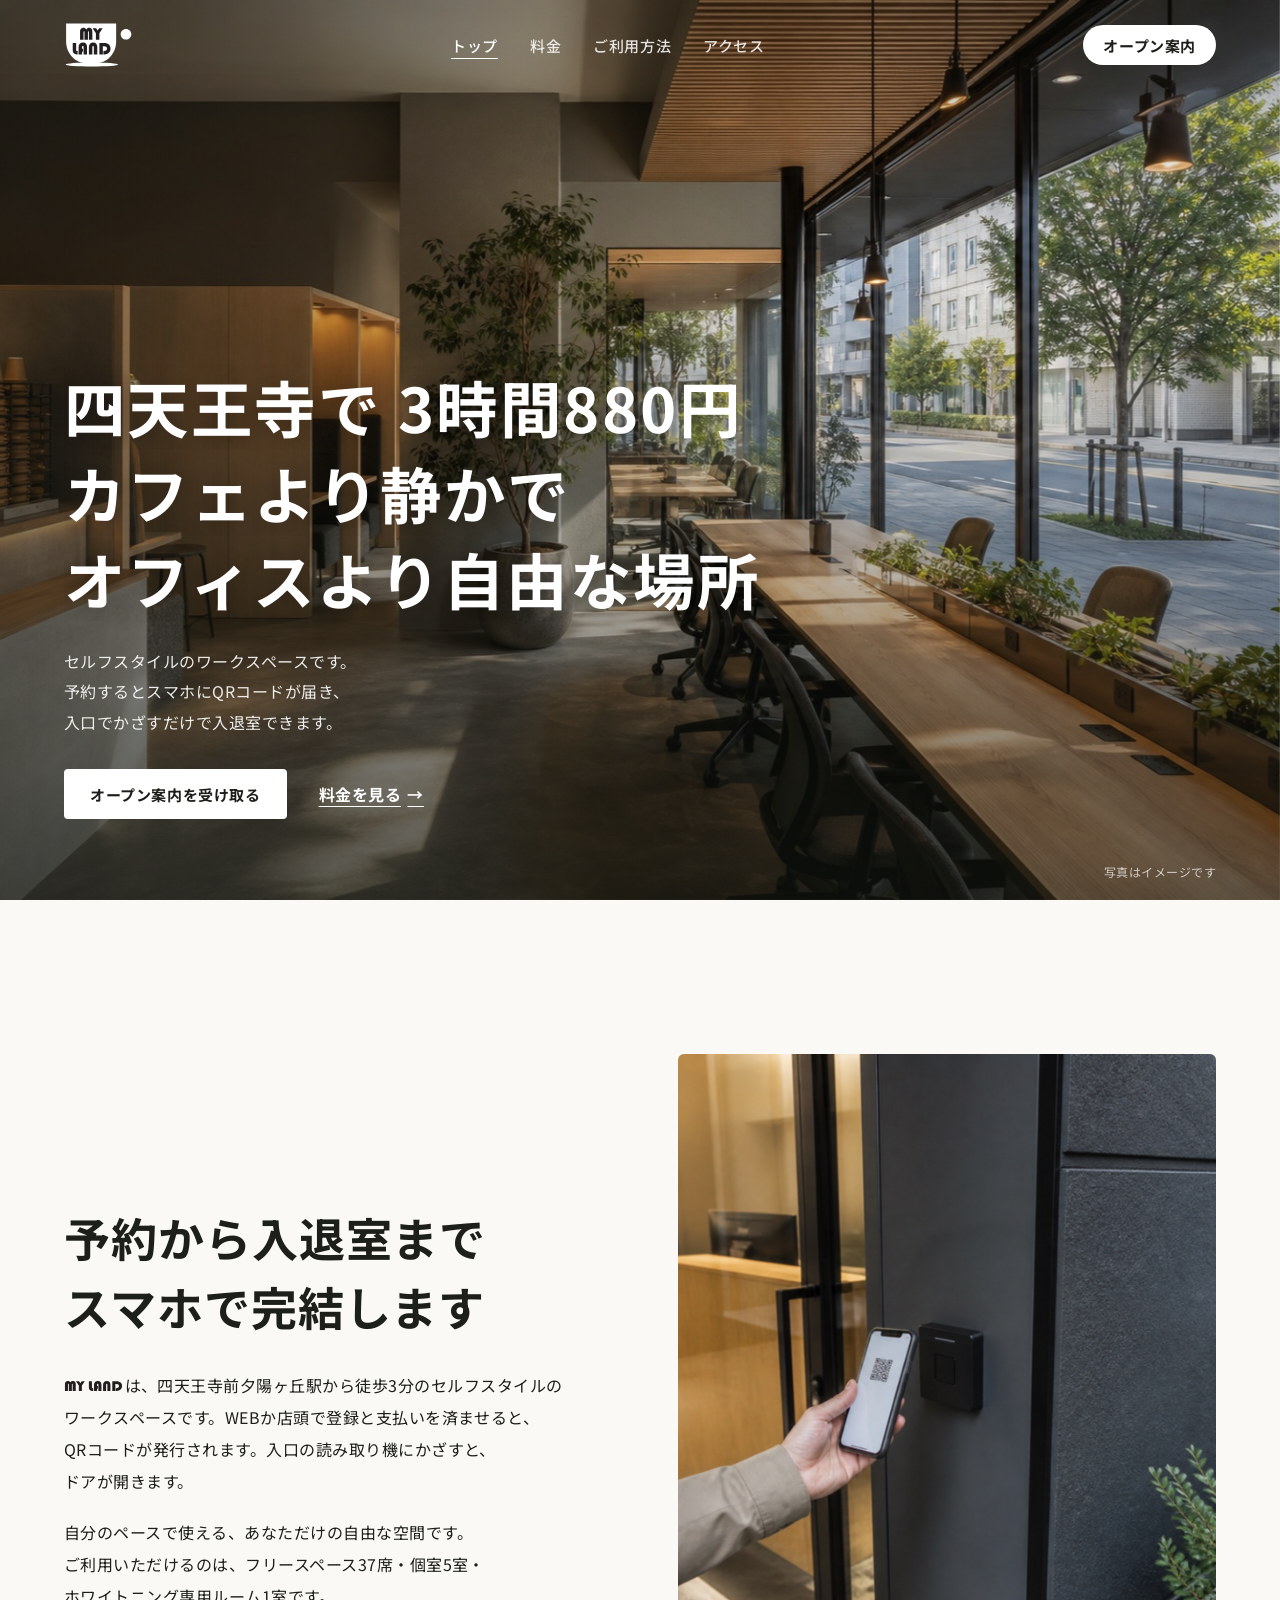
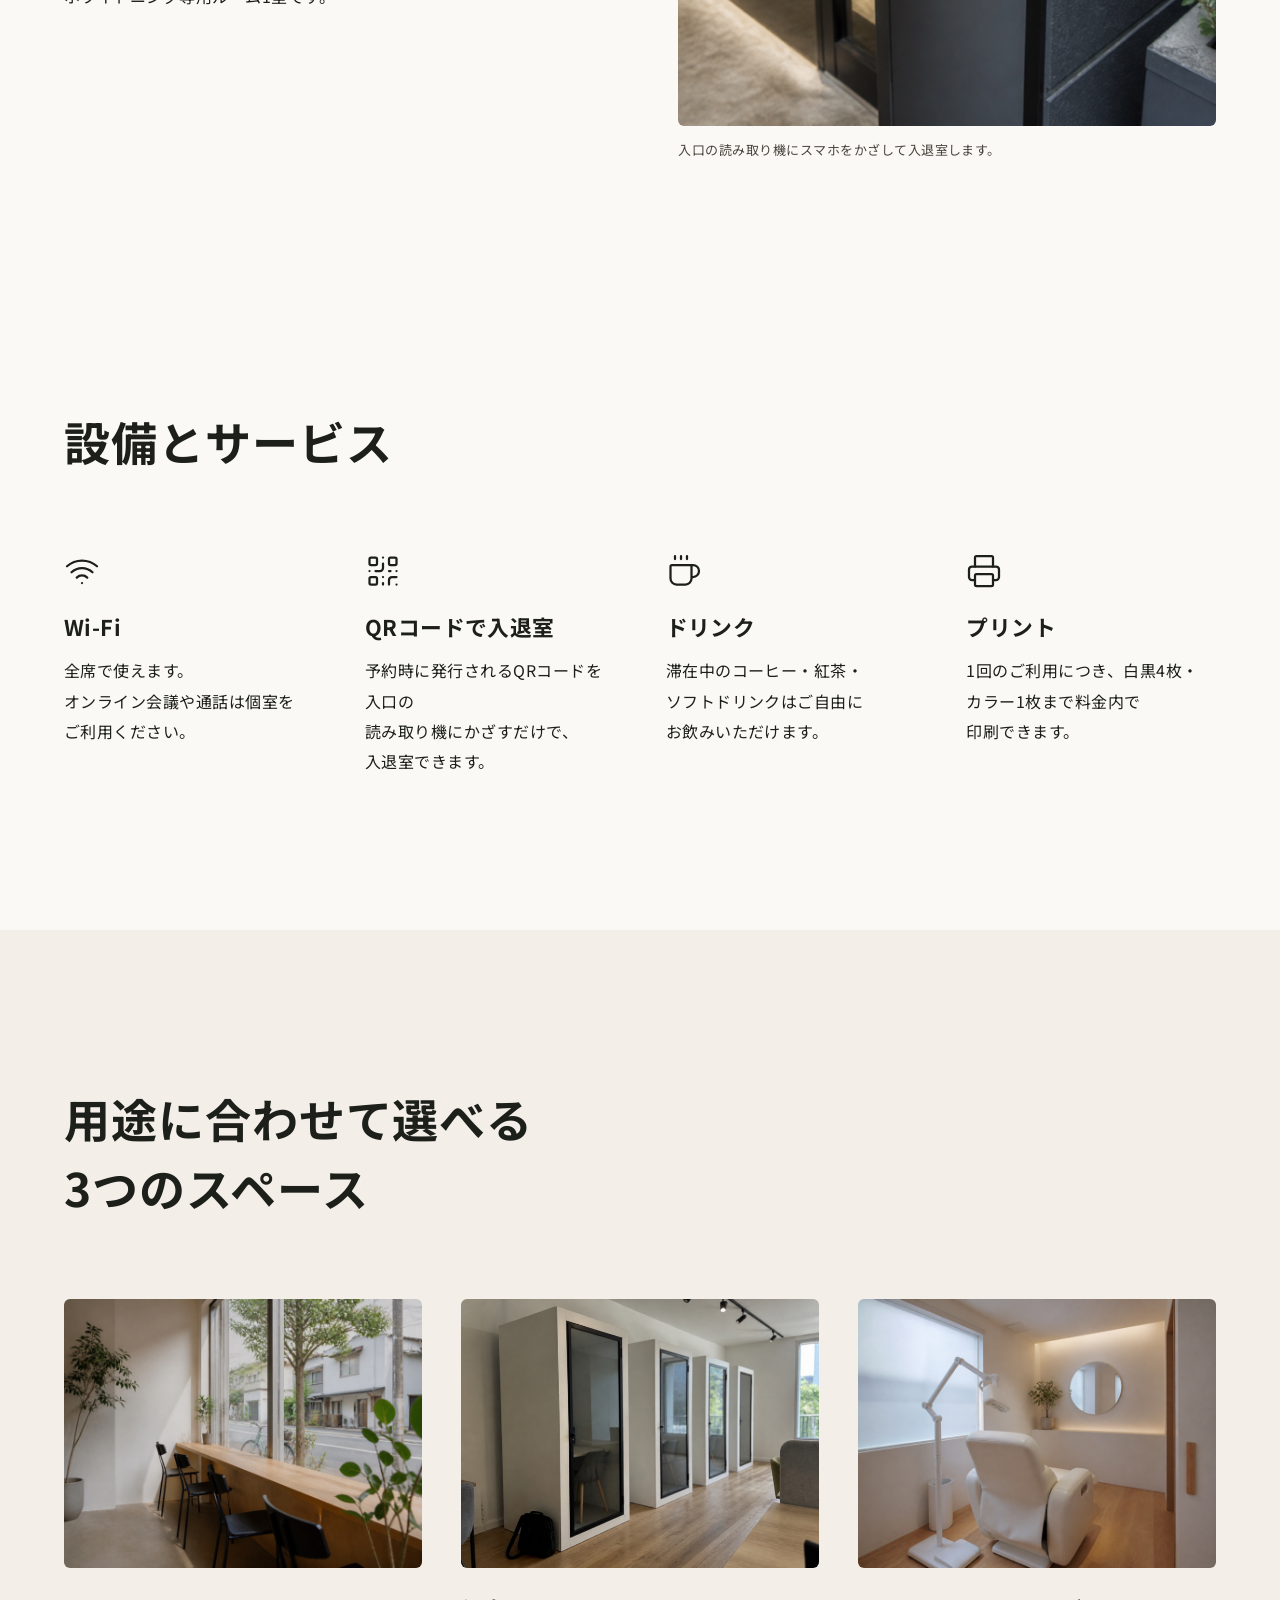
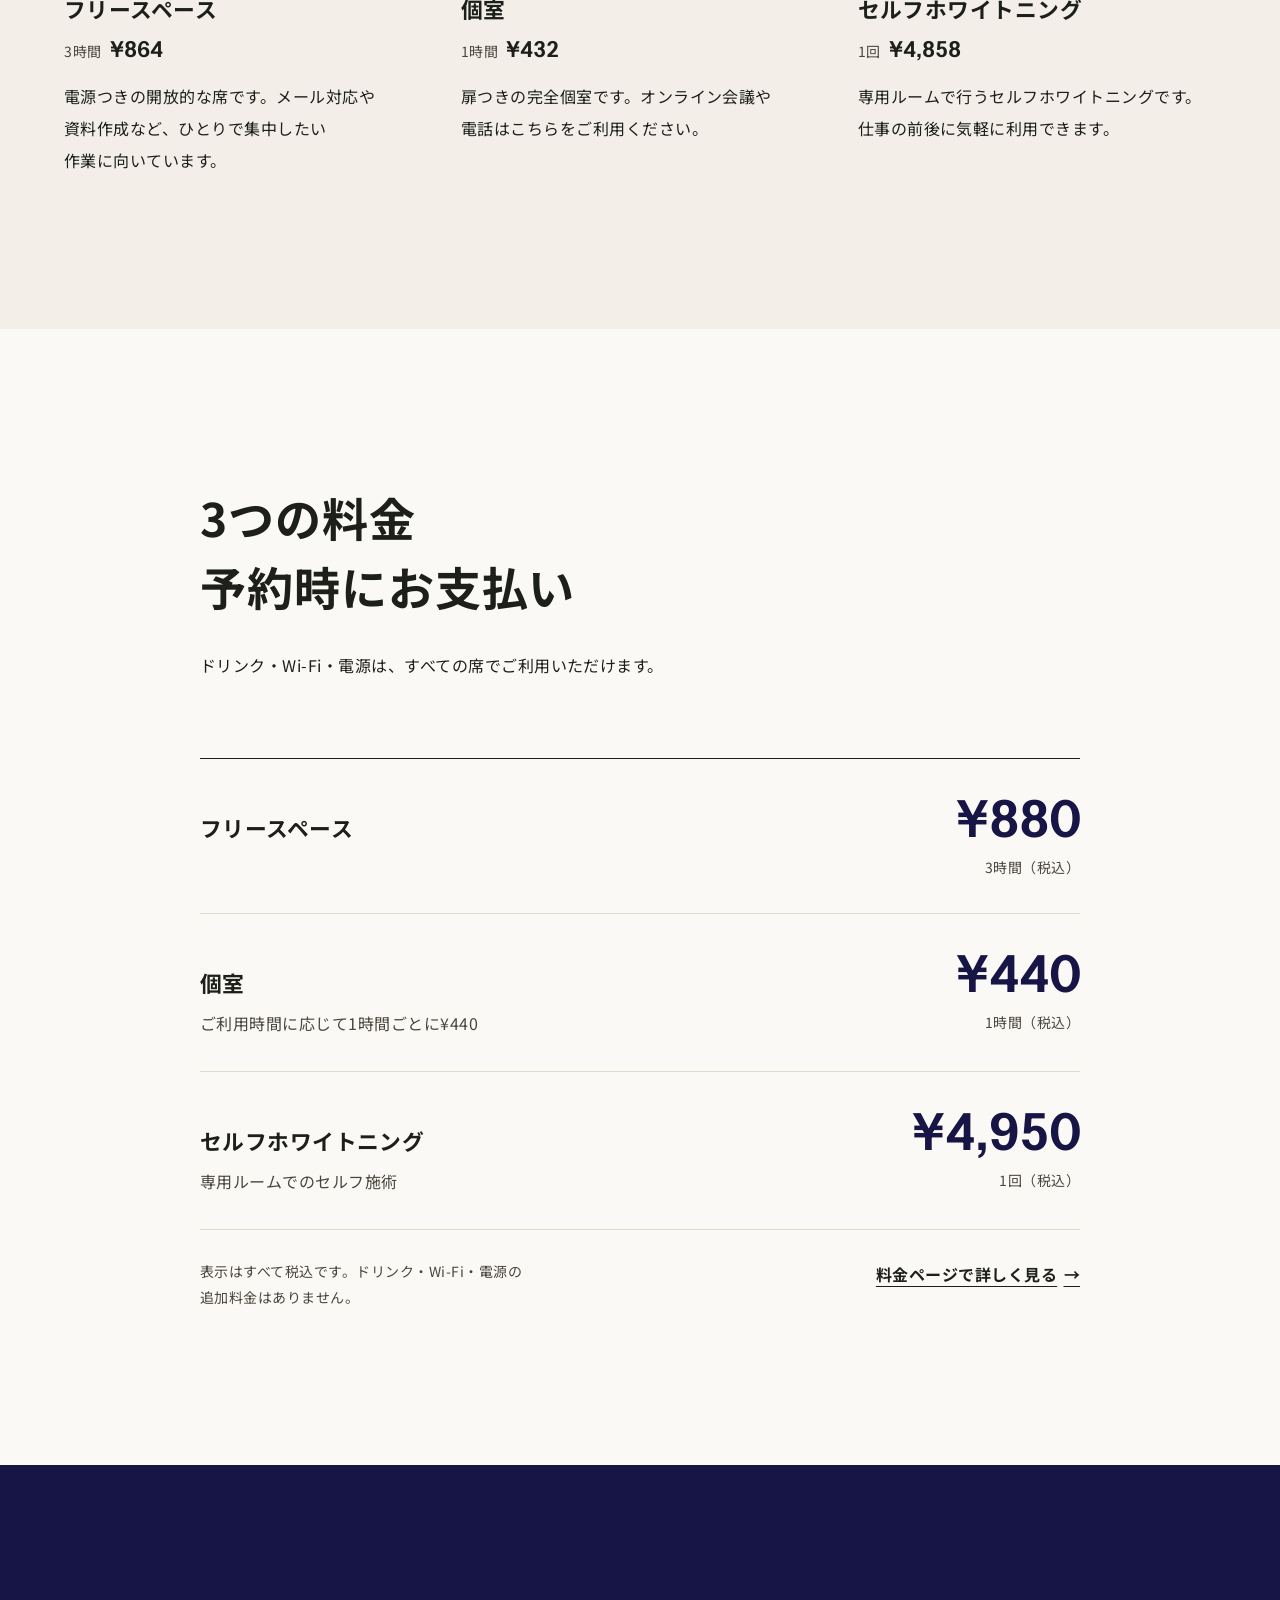
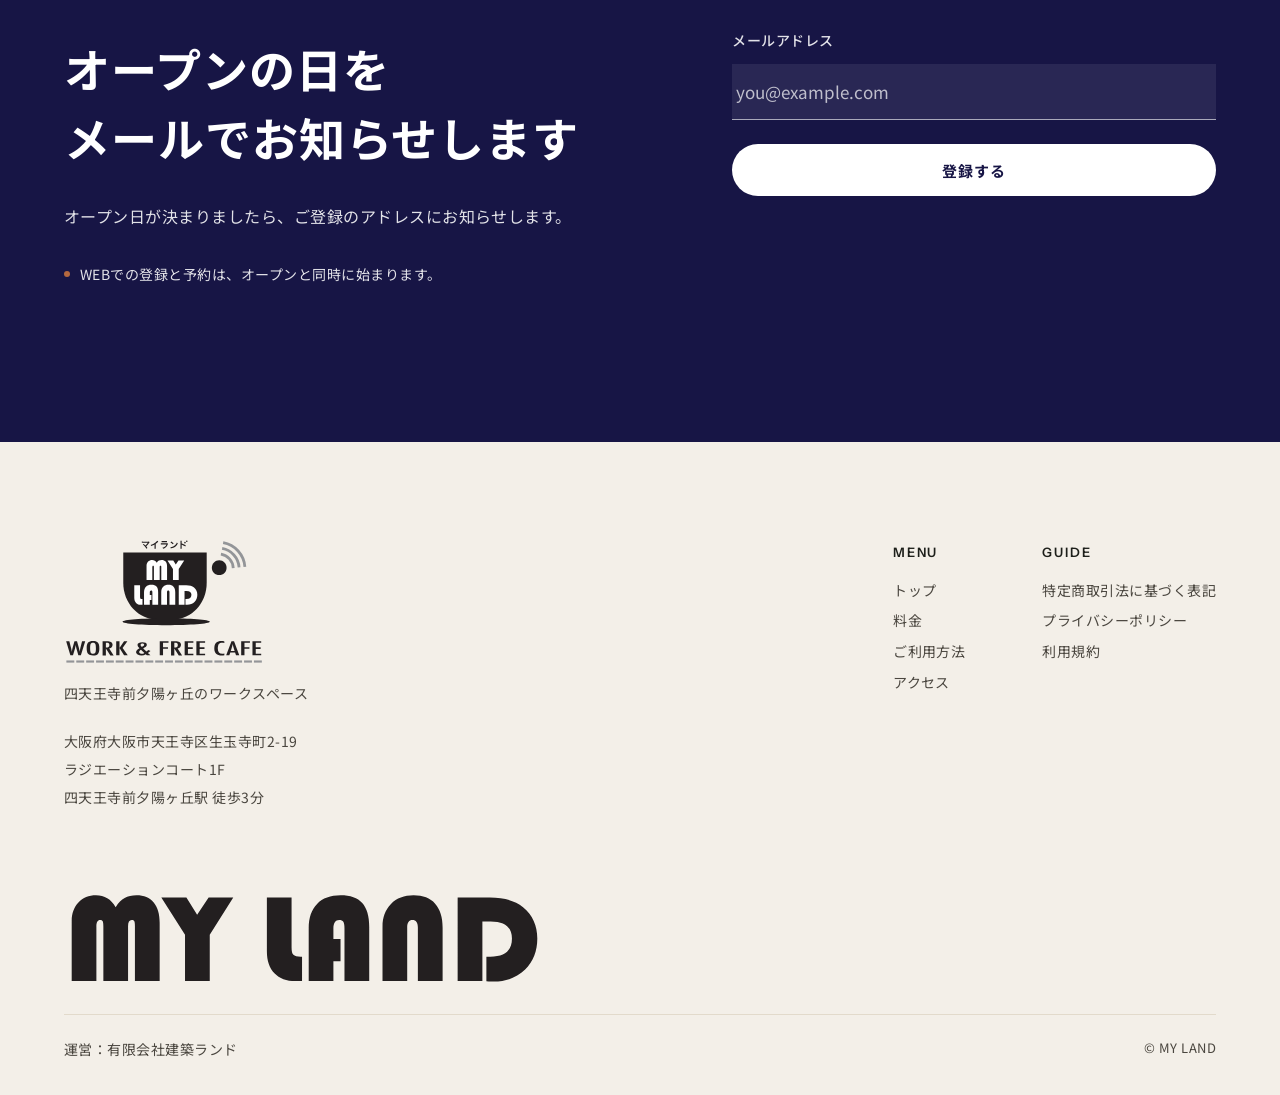
<file: index.html>
<!doctype html>
<html lang="ja">
  <head>
    <meta charset="utf-8" />
    <meta name="viewport" content="width=device-width, initial-scale=1" />
    <meta
      name="description"
      content="MY LAND（マイランド）は、大阪・四天王寺のセルフスタイルのシェアワークスペース。QRコードで入退室、Wi-Fiとドリンクつき。四天王寺前夕陽ヶ丘駅から徒歩3分。"
    />
    <title>MY LAND | 四天王寺のセルフスタイルのワークスペース</title>
    <link rel="preconnect" href="https://fonts.googleapis.com" />
    <link rel="preconnect" href="https://fonts.gstatic.com" crossorigin />
    <link
      href="https://fonts.googleapis.com/css2?family=Noto+Sans+JP:wght@400;500;700&family=Instrument+Sans:wght@400;500;600&display=swap"
      rel="stylesheet"
    />
    <link rel="stylesheet" href="styles.css?v=20261113a" />
    <link rel="icon" href="assets/mark.svg?v=1111" type="image/svg+xml" />
    <link rel="icon" href="assets/favicon-32.png?v=1111" sizes="32x32" type="image/png" />
    <link rel="apple-touch-icon" href="assets/apple-touch-icon.png?v=1111" />
  </head>
  <body>
    <header class="site-header" data-header>
      <a class="brand" href="index.html" aria-label="MY LAND トップ"><img class="brand-dark" src="assets/mark.svg?v=1111" alt="MY LAND" /><img class="brand-light" src="assets/mark-white.svg?v=1111" alt="" aria-hidden="true" /></a>
      <nav class="nav-links" aria-label="主要ナビゲーション">
        <a href="index.html" class="is-current">トップ</a>
        <a href="price.html">料金</a>
        <a href="guide.html">ご利用方法</a>
        <a href="access.html">アクセス</a>
      </nav>
      <a class="header-cta" href="index.html#entry">オープン案内</a>
    </header>

    <main>
      <section class="hero">
        <img class="hero-bg" src="assets/hero-cowork.jpg" alt="" />
        <div class="hero-overlay"></div>
        <div class="hero-inner">
          <h1>
            <span class="line"><span>四天王寺で 3時間880円</span></span>
            <span class="line"><span>カフェより静かで</span></span>
            <span class="line"><span>オフィスより自由な場所</span></span>
          </h1>
          <p class="hero-copy">
            セルフスタイルのワークスペースです。予約するとスマホにQRコードが届き、入口でかざすだけで入退室できます。
          </p>
          <div class="hero-actions">
            <a class="button" href="#entry">オープン案内を受け取る</a>
            <a class="textlink" href="price.html">料金を見る<span class="arrow">→</span></a>
          </div>
        </div>
        <p class="hero-note">写真はイメージです</p>
      </section>

      <section class="section about">
        <div class="about-grid">
          <div class="about-copy">
            <div class="sec-head reveal">
              <h2>予約から入退室まで<br />スマホで完結します</h2>
            </div>
            <p>
              <img class="wordmark" src="assets/wordmark.svg?v=1111" alt="MY LAND" />は、四天王寺前夕陽ヶ丘駅から徒歩3分のセルフスタイルのワークスペースです。WEBか店頭で登録と支払いを済ませると、QRコードが発行されます。入口の読み取り機にかざすと、ドアが開きます。
            </p>
            <p>
              自分のペースで使える、あなただけの自由な空間です。ご利用いただけるのは、フリースペース37席・個室5室・ホワイトニング専用ルーム1室です。
            </p>
          </div>
          <figure class="about-figure reveal">
            <img src="assets/about-entry.jpg" alt="スマホのQRコードを入口の読み取り機にかざす様子" />
            <figcaption>入口の読み取り機にスマホをかざして入退室します。</figcaption>
          </figure>
        </div>
      </section>

      <section class="section tight facilities">
        <div class="sec-head reveal">
          <h2>設備とサービス</h2>
        </div>
        <div class="body">
          <ul class="feature-grid">
            <li class="reveal">
              <svg class="icon" viewBox="0 0 24 24" fill="none" stroke="currentColor" stroke-width="1.5" stroke-linecap="round" stroke-linejoin="round" aria-hidden="true"><path d="M12 20h.01"/><path d="M2 8.82a15 15 0 0 1 20 0"/><path d="M5 12.859a10 10 0 0 1 14 0"/><path d="M8.5 16.429a5 5 0 0 1 7 0"/></svg>
              <h3>Wi-Fi</h3>
              <p>全席で使えます。オンライン会議や通話は個室をご利用ください。</p>
            </li>
            <li class="reveal">
              <svg class="icon" viewBox="0 0 24 24" fill="none" stroke="currentColor" stroke-width="1.5" stroke-linecap="round" stroke-linejoin="round" aria-hidden="true"><rect width="5" height="5" x="3" y="3" rx="1"/><rect width="5" height="5" x="16" y="3" rx="1"/><rect width="5" height="5" x="3" y="16" rx="1"/><path d="M21 16h-3a2 2 0 0 0-2 2v3"/><path d="M21 21v.01"/><path d="M12 7v3a2 2 0 0 1-2 2H7"/><path d="M3 12h.01"/><path d="M12 3h.01"/><path d="M12 16v.01"/><path d="M16 12h1"/><path d="M21 12v.01"/><path d="M12 21v-1"/></svg>
              <h3>QRコードで入退室</h3>
              <p>予約時に発行されるQRコードを入口の読み取り機にかざすだけで、入退室できます。</p>
            </li>
            <li class="reveal">
              <svg class="icon" viewBox="0 0 24 24" fill="none" stroke="currentColor" stroke-width="1.5" stroke-linecap="round" stroke-linejoin="round" aria-hidden="true"><path d="M10 2v2"/><path d="M14 2v2"/><path d="M16 8a1 1 0 0 1 1 1v8a4 4 0 0 1-4 4H7a4 4 0 0 1-4-4V9a1 1 0 0 1 1-1h14a4 4 0 1 1 0 8h-1"/><path d="M6 2v2"/></svg>
              <h3>ドリンク</h3>
              <p>滞在中のコーヒー・紅茶・ソフトドリンクはご自由にお飲みいただけます。</p>
            </li>
            <li class="reveal">
              <svg class="icon" viewBox="0 0 24 24" fill="none" stroke="currentColor" stroke-width="1.5" stroke-linecap="round" stroke-linejoin="round" aria-hidden="true"><path d="M6 18H4a2 2 0 0 1-2-2v-5a2 2 0 0 1 2-2h16a2 2 0 0 1 2 2v5a2 2 0 0 1-2 2h-2"/><path d="M6 9V3a1 1 0 0 1 1-1h10a1 1 0 0 1 1 1v6"/><rect x="6" y="14" width="12" height="8" rx="1"/></svg>
              <h3>プリント</h3>
              <p>1回のご利用につき、白黒4枚・カラー1枚まで料金内で印刷できます。</p>
            </li>
          </ul>
        </div>
      </section>

      <section class="section full bg-sand spaces">
        <div class="inner">
          <div class="sec-head reveal">
            <h2>用途に合わせて選べる<br />3つのスペース</h2>
          </div>
          <div class="body space-grid">
            <article class="space-card reveal">
              <div class="pic"><img src="assets/space-free.jpg?v=2" alt="フリースペースの席" /></div>
              <h3>フリースペース</h3>
              <p class="fee">3時間 <b data-count="880">¥880</b></p>
              <p>電源つきの開放的な席です。メール対応や資料作成など、ひとりで集中したい作業に向いています。</p>
            </article>
            <article class="space-card reveal">
              <div class="pic"><img src="assets/space-room.jpg" alt="個室" /></div>
              <h3>個室</h3>
              <p class="fee">1時間 <b data-count="440">¥440</b></p>
              <p>扉つきの完全個室です。オンライン会議や電話はこちらをご利用ください。</p>
            </article>
            <article class="space-card reveal">
              <div class="pic"><img src="assets/space-whitening.jpg?v=2" alt="セルフホワイトニングの専用ルーム" /></div>
              <h3>セルフホワイトニング</h3>
              <p class="fee">1回 <b data-count="4950">¥4,950</b></p>
              <p>専用ルームで行うセルフホワイトニングです。仕事の前後に気軽に利用できます。</p>
            </article>
          </div>
        </div>
      </section>

      <section class="section narrow pricing">
        <div class="sec-head reveal">
          <h2>3つの料金<br />予約時にお支払い</h2>
          <p>ドリンク・Wi-Fi・電源は、すべての席でご利用いただけます。</p>
        </div>
        <div class="body">
          <div class="price-table">
            <div class="price-row">
              <div class="price-name">
                <h3>フリースペース</h3>
              </div>
              <div class="price-value">
                <span class="amount">¥880</span>
                <span class="unit">3時間（税込）</span>
              </div>
            </div>
            <div class="price-row">
              <div class="price-name">
                <h3>個室</h3>
                <p>ご利用時間に応じて1時間ごとに¥440</p>
              </div>
              <div class="price-value">
                <span class="amount">¥440</span>
                <span class="unit">1時間（税込）</span>
              </div>
            </div>
            <div class="price-row">
              <div class="price-name">
                <h3>セルフホワイトニング</h3>
                <p>専用ルームでのセルフ施術</p>
              </div>
              <div class="price-value">
                <span class="amount">¥4,950</span>
                <span class="unit">1回（税込）</span>
              </div>
            </div>
          </div>
          <div class="price-foot">
            <p class="note">表示はすべて税込です。ドリンク・Wi-Fi・電源の追加料金はありません。</p>
            <a class="textlink" href="price.html">料金ページで詳しく見る<span class="arrow">→</span></a>
          </div>
        </div>
      </section>

      <section id="entry" class="section full entry">
        <div class="inner entry-inner">
          <div class="entry-copy">
            <h2>オープンの日を<br />メールでお知らせします</h2>
            <p>オープン日が決まりましたら、ご登録のアドレスにお知らせします。</p>
            <p class="status"><span class="status-dot" aria-hidden="true"></span>WEBでの登録と予約は、オープンと同時に始まります。</p>
          </div>
          <form class="entry-form" action="https://formsubmit.co/ajax/r.nagao@b--supply.com" method="post" data-entry-form>
            <label>
              メールアドレス
              <input type="email" name="email" placeholder="you@example.com" required />
            </label>
            <button class="button light" type="submit">登録する</button>
            <p class="form-message" data-form-message role="status" aria-live="polite"></p>
          </form>
        </div>
      </section>
    </main>

    <footer class="site-footer">
      <div class="footer-inner">
        <div>
          <p class="footer-brand"><img src="assets/logo.svg?v=1111" alt="MY LAND WORK &amp; FREE CAFE" /></p>
          <p class="footer-sub">四天王寺前夕陽ヶ丘のワークスペース</p>
          <address class="footer-addr">
            大阪府大阪市天王寺区生玉寺町2-19<br />
            ラジエーションコート1F<br />
            四天王寺前夕陽ヶ丘駅 徒歩3分
          </address>
        </div>
        <nav class="footer-nav" aria-label="フッターナビゲーション">
          <ul>
            <li class="head">MENU</li>
            <li><a href="index.html">トップ</a></li>
            <li><a href="price.html">料金</a></li>
            <li><a href="guide.html">ご利用方法</a></li>
            <li><a href="access.html">アクセス</a></li>
          </ul>
          <ul>
            <li class="head">GUIDE</li>
            <li><a href="tokusho.html">特定商取引法に基づく表記</a></li>
            <li><a href="privacy.html">プライバシーポリシー</a></li>
            <li><a href="terms.html">利用規約</a></li>
          </ul>
        </nav>
      </div>
      <p class="footer-word" aria-hidden="true"><img src="assets/wordmark.svg?v=1111" alt="" /></p>
      <div class="footer-bottom">
        <span>運営：有限会社建築ランド</span>
        <span class="copy">© MY LAND</span>
      </div>
    </footer>

    <script src="assets/js/budoux.min.js?v=0.9.3"></script>
    <script src="script.js?v=20261106f"></script>
  </body>
</html>
</file>
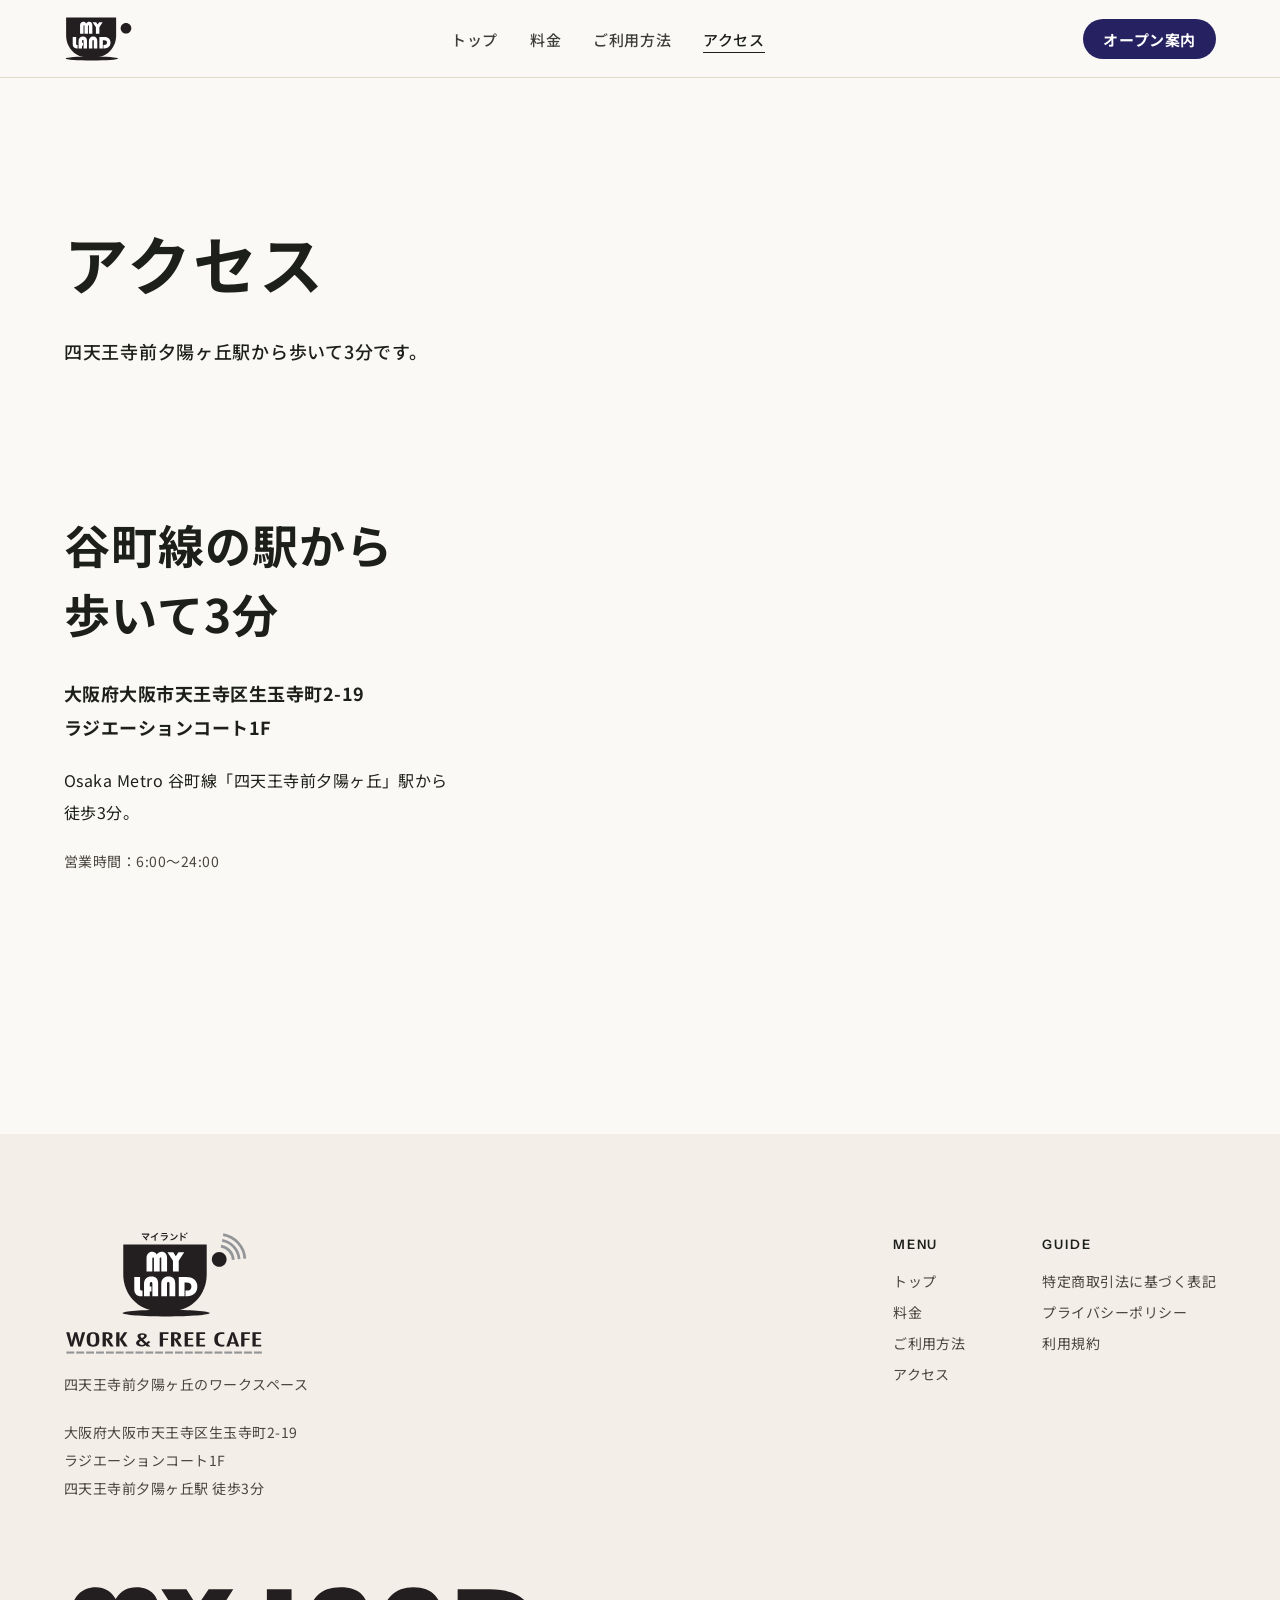
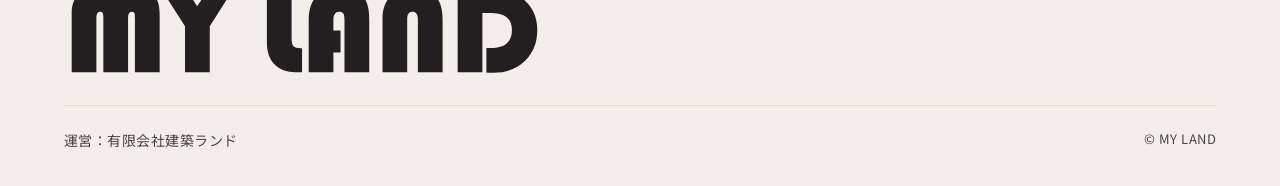
<file: access.html>
<!doctype html>
<html lang="ja">
  <head>
    <meta charset="utf-8" />
    <meta name="viewport" content="width=device-width, initial-scale=1" />
    <meta name="description" content="MY LAND（マイランド）へのアクセス。大阪府大阪市天王寺区生玉寺町2-19 ラジエーションコート1F。四天王寺前夕陽ヶ丘駅から徒歩3分。" />
    <title>アクセス | MY LAND</title>
    <link rel="preconnect" href="https://fonts.googleapis.com" />
    <link rel="preconnect" href="https://fonts.gstatic.com" crossorigin />
    <link
      href="https://fonts.googleapis.com/css2?family=Noto+Sans+JP:wght@400;500;700&family=Instrument+Sans:wght@400;500;600&display=swap"
      rel="stylesheet"
    />
    <link rel="stylesheet" href="styles.css?v=20261113a" />
    <link rel="icon" href="assets/mark.svg?v=1111" type="image/svg+xml" />
    <link rel="icon" href="assets/favicon-32.png?v=1111" sizes="32x32" type="image/png" />
    <link rel="apple-touch-icon" href="assets/apple-touch-icon.png?v=1111" />
  </head>
  <body>
    <header class="site-header on-light" data-header>
      <a class="brand" href="index.html" aria-label="MY LAND トップ"><img class="brand-dark" src="assets/mark.svg?v=1111" alt="MY LAND" /><img class="brand-light" src="assets/mark-white.svg?v=1111" alt="" aria-hidden="true" /></a>
      <nav class="nav-links" aria-label="主要ナビゲーション">
        <a href="index.html">トップ</a>
        <a href="price.html">料金</a>
        <a href="guide.html">ご利用方法</a>
        <a href="access.html" class="is-current">アクセス</a>
      </nav>
      <a class="header-cta" href="index.html#entry">オープン案内</a>
    </header>

    <main>
      <section class="page-hero">
        <div class="page-hero-inner">
          <h1>アクセス</h1>
          <p class="lead">四天王寺前夕陽ヶ丘駅から歩いて3分です。</p>
        </div>
      </section>

      <section class="section">
        <div class="access-grid">
          <div class="access-copy">
            <div class="sec-head">
              <h2>谷町線の駅から<br />歩いて3分</h2>
            </div>
            <address>
              大阪府大阪市天王寺区生玉寺町2-19<br />
              ラジエーションコート1F
            </address>
            <p>
              Osaka Metro 谷町線「四天王寺前夕陽ヶ丘」駅から徒歩3分。
            </p>
            <p class="note">営業時間：6:00〜24:00</p>
          </div>
          <div class="access-map">
            <iframe
              title="MY LAND の地図"
              src="https://www.google.com/maps?q=%E5%A4%A7%E9%98%AA%E5%BA%9C%E5%A4%A7%E9%98%AA%E5%B8%82%E5%A4%A9%E7%8E%8B%E5%AF%BA%E5%8C%BA%E7%94%9F%E7%8E%89%E5%AF%BA%E7%94%BA2-19&output=embed"
              loading="lazy"
              referrerpolicy="no-referrer-when-downgrade"
            ></iframe>
          </div>
        </div>
      </section>
    </main>

    <footer class="site-footer">
      <div class="footer-inner">
        <div>
          <p class="footer-brand"><img src="assets/logo.svg?v=1111" alt="MY LAND WORK &amp; FREE CAFE" /></p>
          <p class="footer-sub">四天王寺前夕陽ヶ丘のワークスペース</p>
          <address class="footer-addr">
            大阪府大阪市天王寺区生玉寺町2-19<br />
            ラジエーションコート1F<br />
            四天王寺前夕陽ヶ丘駅 徒歩3分
          </address>
        </div>
        <nav class="footer-nav" aria-label="フッターナビゲーション">
          <ul>
            <li class="head">MENU</li>
            <li><a href="index.html">トップ</a></li>
            <li><a href="price.html">料金</a></li>
            <li><a href="guide.html">ご利用方法</a></li>
            <li><a href="access.html">アクセス</a></li>
          </ul>
          <ul>
            <li class="head">GUIDE</li>
            <li><a href="tokusho.html">特定商取引法に基づく表記</a></li>
            <li><a href="privacy.html">プライバシーポリシー</a></li>
            <li><a href="terms.html">利用規約</a></li>
          </ul>
        </nav>
      </div>
      <p class="footer-word" aria-hidden="true"><img src="assets/wordmark.svg?v=1111" alt="" /></p>
      <div class="footer-bottom">
        <span>運営：有限会社建築ランド</span>
        <span class="copy">© MY LAND</span>
      </div>
    </footer>

    <script src="assets/js/budoux.min.js?v=0.9.3"></script>
    <script src="script.js?v=20261106e"></script>
  </body>
</html>
</file>
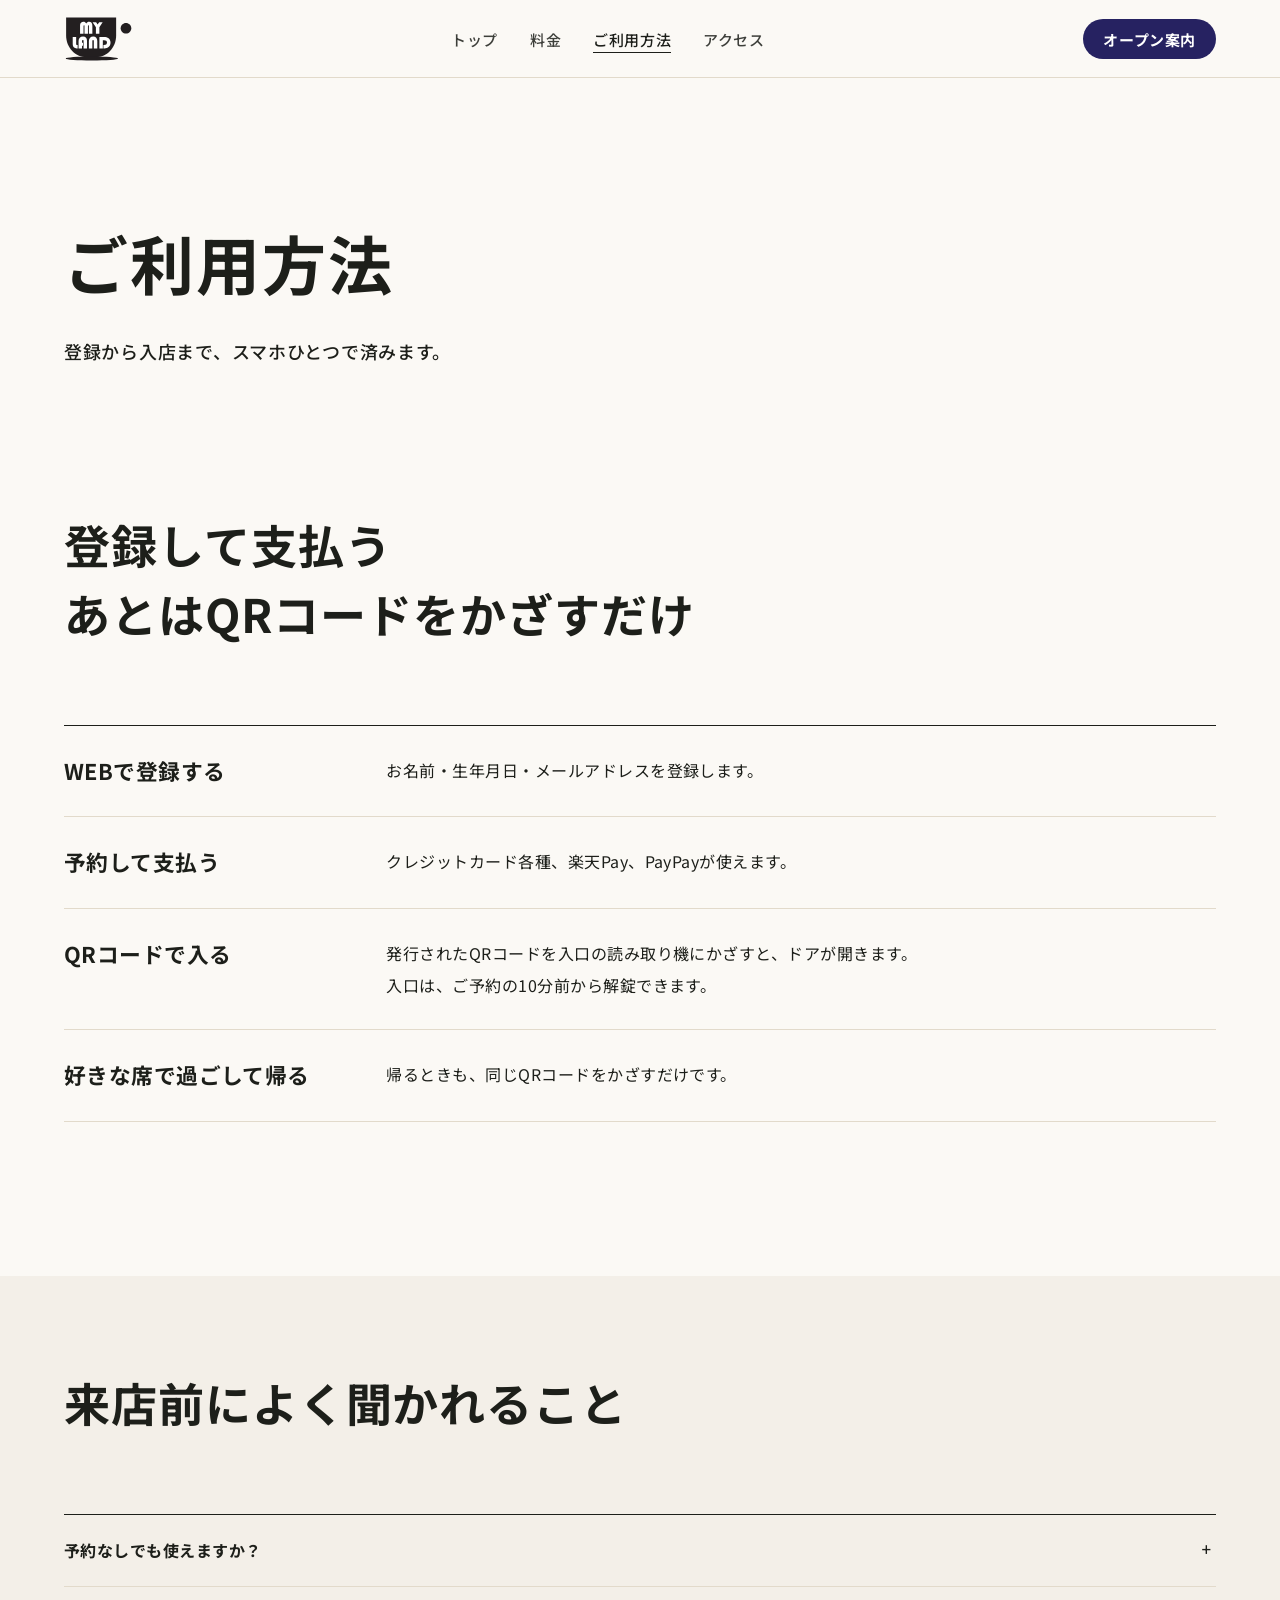
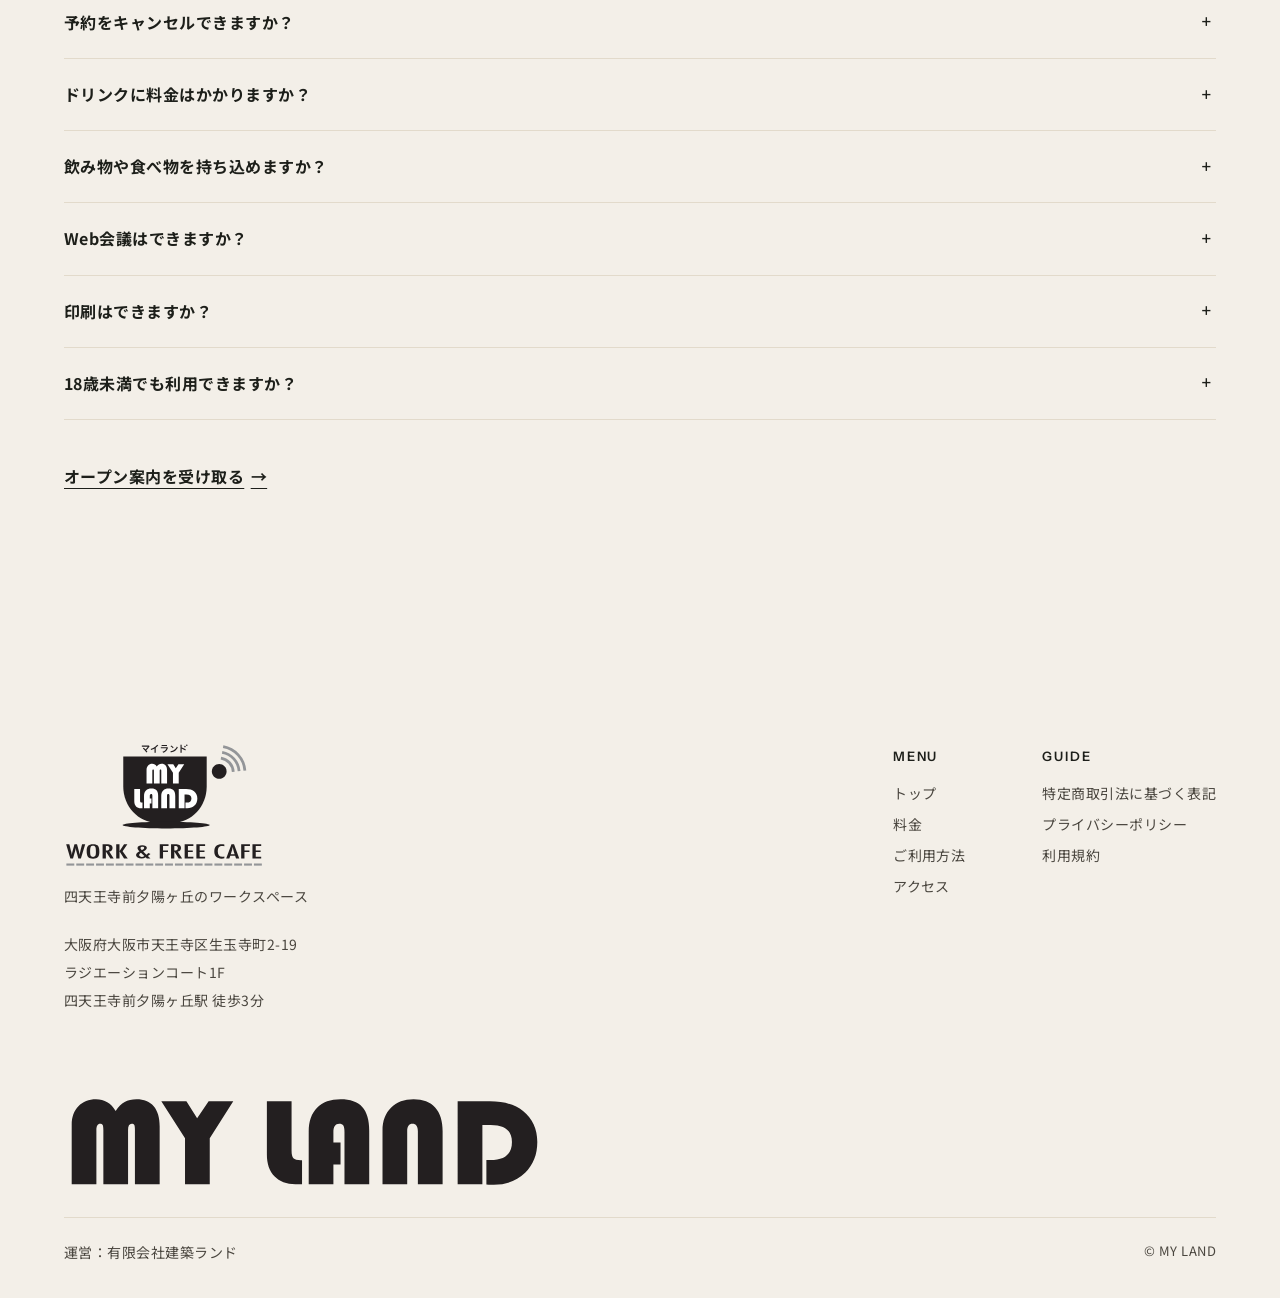
<file: guide.html>
<!doctype html>
<html lang="ja">
  <head>
    <meta charset="utf-8" />
    <meta name="viewport" content="width=device-width, initial-scale=1" />
    <meta name="description" content="MY LAND（マイランド）のご利用方法。WEB登録から、QRコードでの入退室まで、スマホひとつで完結します。" />
    <title>ご利用方法 | MY LAND</title>
    <link rel="preconnect" href="https://fonts.googleapis.com" />
    <link rel="preconnect" href="https://fonts.gstatic.com" crossorigin />
    <link
      href="https://fonts.googleapis.com/css2?family=Noto+Sans+JP:wght@400;500;700&family=Instrument+Sans:wght@400;500;600&display=swap"
      rel="stylesheet"
    />
    <link rel="stylesheet" href="styles.css?v=20261113a" />
    <link rel="icon" href="assets/mark.svg?v=1111" type="image/svg+xml" />
    <link rel="icon" href="assets/favicon-32.png?v=1111" sizes="32x32" type="image/png" />
    <link rel="apple-touch-icon" href="assets/apple-touch-icon.png?v=1111" />
  </head>
  <body>
    <header class="site-header on-light" data-header>
      <a class="brand" href="index.html" aria-label="MY LAND トップ"><img class="brand-dark" src="assets/mark.svg?v=1111" alt="MY LAND" /><img class="brand-light" src="assets/mark-white.svg?v=1111" alt="" aria-hidden="true" /></a>
      <nav class="nav-links" aria-label="主要ナビゲーション">
        <a href="index.html">トップ</a>
        <a href="price.html">料金</a>
        <a href="guide.html" class="is-current">ご利用方法</a>
        <a href="access.html">アクセス</a>
      </nav>
      <a class="header-cta" href="index.html#entry">オープン案内</a>
    </header>

    <main>
      <section class="page-hero">
        <div class="page-hero-inner">
          <h1>ご利用方法</h1>
          <p class="lead">登録から入店まで、スマホひとつで済みます。</p>
        </div>
      </section>

      <section class="section">
        <div class="sec-head">
          <h2>登録して支払う<br />あとはQRコードをかざすだけ</h2>
        </div>
        <div class="body">
          <ol class="steps">
            <li>
              <h3>WEBで登録する</h3>
              <p>お名前・生年月日・メールアドレスを登録します。</p>
            </li>
            <li>
              <h3>予約して支払う</h3>
              <p>クレジットカード各種、楽天Pay、PayPayが使えます。</p>
            </li>
            <li>
              <h3>QRコードで入る</h3>
              <p>発行されたQRコードを入口の読み取り機にかざすと、ドアが開きます。入口は、ご予約の10分前から解錠できます。</p>
            </li>
            <li>
              <h3>好きな席で過ごして帰る</h3>
              <p>帰るときも、同じQRコードをかざすだけです。</p>
            </li>
          </ol>
        </div>
      </section>

      <section class="section full bg-sand tight">
        <div class="inner">
          <div class="sec-head">
            <h2>来店前によく聞かれること</h2>
          </div>
          <div class="body faq-list">
            <details>
              <summary>予約なしでも使えますか？</summary>
              <p>はい。店頭で登録とお支払いを済ませると、QRコードが発行されます。ご利用は、その時点で予約できる最も早い枠（毎時0分・15分・30分・45分開始）からです。入口は開始の10分前から解錠できます。</p>
            </details>
            <details>
              <summary>予約をキャンセルできますか？</summary>
              <p>ご予約時間の30分前までにキャンセルしていただければ、料金を返金します。それ以降のキャンセルと返金はお受けできません。</p>
            </details>
            <details>
              <summary>ドリンクに料金はかかりますか？</summary>
              <p>かかりません。滞在中のコーヒー・紅茶・ソフトドリンクはご自由にお飲みいただけます。</p>
            </details>
            <details>
              <summary>飲み物や食べ物を持ち込めますか？</summary>
              <p>申し訳ありませんが、お持ち込みはご遠慮いただいています。店内のコーヒー・紅茶・ソフトドリンクをご利用ください。</p>
            </details>
            <details>
              <summary>Web会議はできますか？</summary>
              <p>フリースペースでの長時間の通話はお控えいただき、個室のご利用をおすすめしています。</p>
            </details>
            <details>
              <summary>印刷はできますか？</summary>
              <p>コピー機をご用意しています。1回のご入店につき白黒4枚・カラー1枚まで料金内で印刷できます。</p>
            </details>
            <details>
              <summary>18歳未満でも利用できますか？</summary>
              <p>ご利用いただけます。ただし、大阪府青少年健全育成条例にもとづき、夜間のご利用はお控えください。16歳未満の方は午後7時から翌朝5時まで（保護者同伴の場合は午後10時から）、16歳以上18歳未満の方は午後10時から翌朝5時までが対象です。</p>
            </details>
          </div>
          <p class="faq-foot"><a class="textlink" href="index.html#entry">オープン案内を受け取る<span class="arrow">→</span></a></p>
        </div>
      </section>
    </main>

    <footer class="site-footer">
      <div class="footer-inner">
        <div>
          <p class="footer-brand"><img src="assets/logo.svg?v=1111" alt="MY LAND WORK &amp; FREE CAFE" /></p>
          <p class="footer-sub">四天王寺前夕陽ヶ丘のワークスペース</p>
          <address class="footer-addr">
            大阪府大阪市天王寺区生玉寺町2-19<br />
            ラジエーションコート1F<br />
            四天王寺前夕陽ヶ丘駅 徒歩3分
          </address>
        </div>
        <nav class="footer-nav" aria-label="フッターナビゲーション">
          <ul>
            <li class="head">MENU</li>
            <li><a href="index.html">トップ</a></li>
            <li><a href="price.html">料金</a></li>
            <li><a href="guide.html">ご利用方法</a></li>
            <li><a href="access.html">アクセス</a></li>
          </ul>
          <ul>
            <li class="head">GUIDE</li>
            <li><a href="tokusho.html">特定商取引法に基づく表記</a></li>
            <li><a href="privacy.html">プライバシーポリシー</a></li>
            <li><a href="terms.html">利用規約</a></li>
          </ul>
        </nav>
      </div>
      <p class="footer-word" aria-hidden="true"><img src="assets/wordmark.svg?v=1111" alt="" /></p>
      <div class="footer-bottom">
        <span>運営：有限会社建築ランド</span>
        <span class="copy">© MY LAND</span>
      </div>
    </footer>

    <script src="assets/js/budoux.min.js?v=0.9.3"></script>
    <script src="script.js?v=20261106e"></script>
  </body>
</html>
</file>
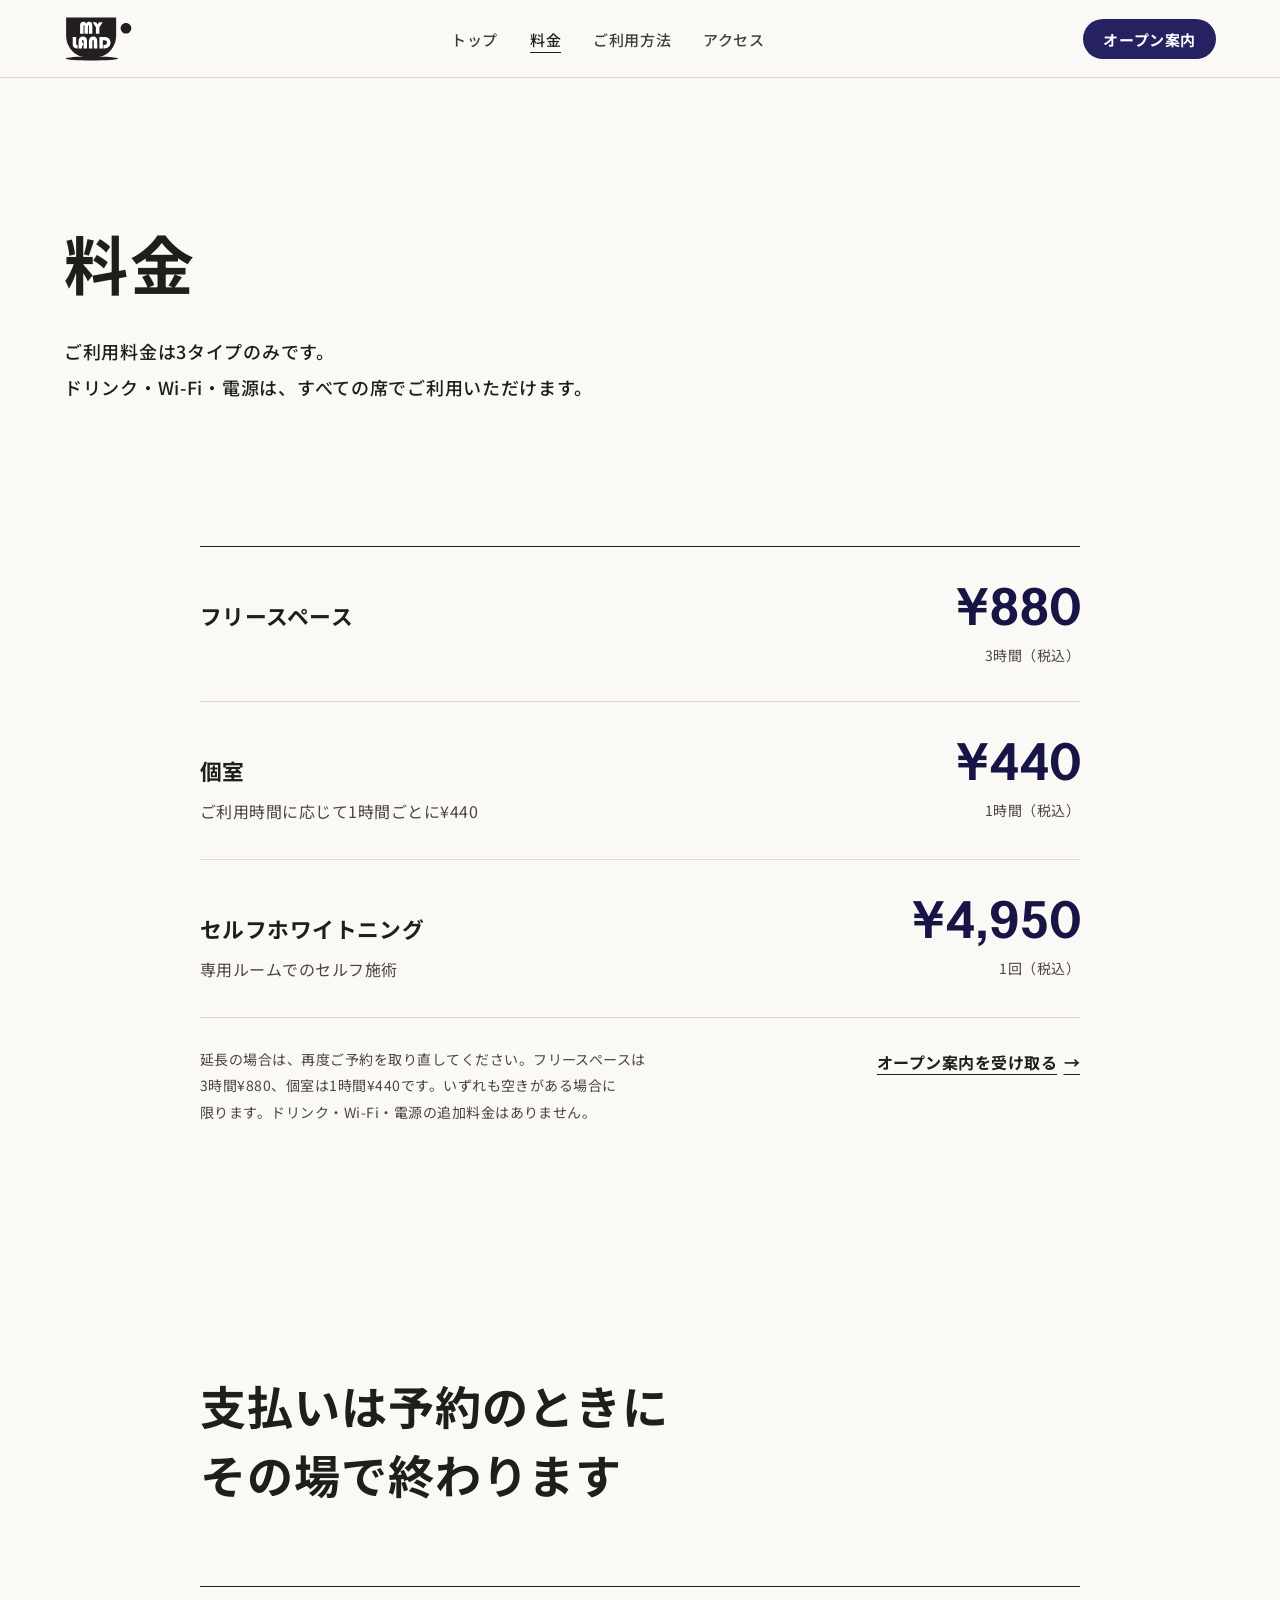
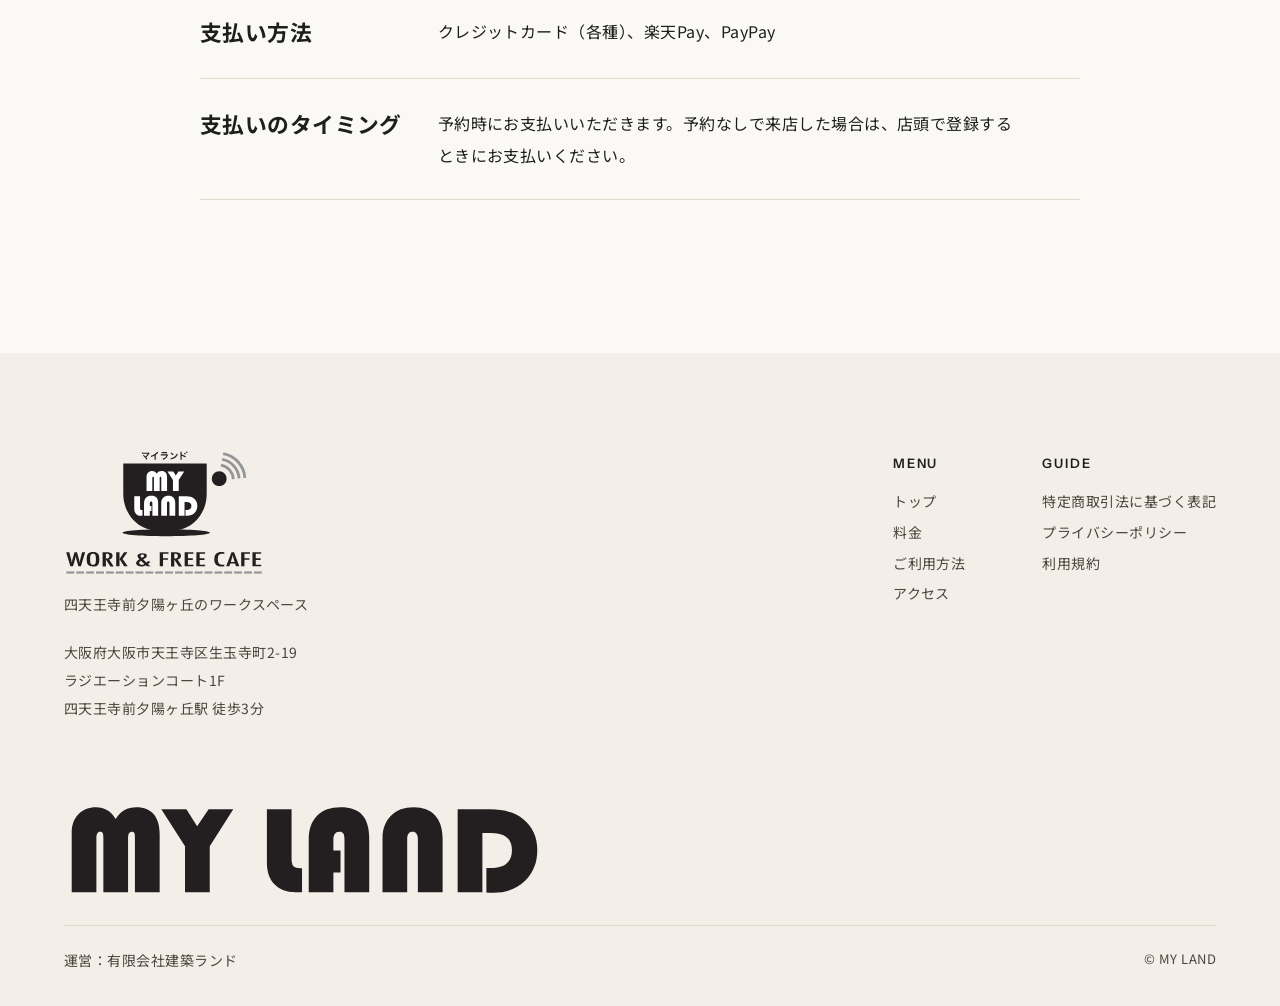
<file: price.html>
<!doctype html>
<html lang="ja">
  <head>
    <meta charset="utf-8" />
    <meta name="viewport" content="width=device-width, initial-scale=1" />
    <meta name="description" content="MY LAND（マイランド）の料金のご案内。フリースペース・個室・セルフホワイトニング。表示はすべて税込です。" />
    <title>料金 | MY LAND</title>
    <link rel="preconnect" href="https://fonts.googleapis.com" />
    <link rel="preconnect" href="https://fonts.gstatic.com" crossorigin />
    <link
      href="https://fonts.googleapis.com/css2?family=Noto+Sans+JP:wght@400;500;700&family=Instrument+Sans:wght@400;500;600&display=swap"
      rel="stylesheet"
    />
    <link rel="stylesheet" href="styles.css?v=20261113a" />
    <link rel="icon" href="assets/mark.svg?v=1111" type="image/svg+xml" />
    <link rel="icon" href="assets/favicon-32.png?v=1111" sizes="32x32" type="image/png" />
    <link rel="apple-touch-icon" href="assets/apple-touch-icon.png?v=1111" />
  </head>
  <body>
    <header class="site-header on-light" data-header>
      <a class="brand" href="index.html" aria-label="MY LAND トップ"><img class="brand-dark" src="assets/mark.svg?v=1111" alt="MY LAND" /><img class="brand-light" src="assets/mark-white.svg?v=1111" alt="" aria-hidden="true" /></a>
      <nav class="nav-links" aria-label="主要ナビゲーション">
        <a href="index.html">トップ</a>
        <a href="price.html" class="is-current">料金</a>
        <a href="guide.html">ご利用方法</a>
        <a href="access.html">アクセス</a>
      </nav>
      <a class="header-cta" href="index.html#entry">オープン案内</a>
    </header>

    <main>
      <section class="page-hero">
        <div class="page-hero-inner">
          <h1>料金</h1>
          <p class="lead">ご利用料金は3タイプのみです。<br />ドリンク・Wi-Fi・電源は、すべての席でご利用いただけます。</p>
        </div>
      </section>

      <section class="section narrow">
        <div class="body">
          <div class="price-table">
            <div class="price-row">
              <div class="price-name">
                <h3>フリースペース</h3>
              </div>
              <div class="price-value">
                <span class="amount">¥880</span>
                <span class="unit">3時間（税込）</span>
              </div>
            </div>
            <div class="price-row">
              <div class="price-name">
                <h3>個室</h3>
                <p>ご利用時間に応じて1時間ごとに¥440</p>
              </div>
              <div class="price-value">
                <span class="amount">¥440</span>
                <span class="unit">1時間（税込）</span>
              </div>
            </div>
            <div class="price-row">
              <div class="price-name">
                <h3>セルフホワイトニング</h3>
                <p>専用ルームでのセルフ施術</p>
              </div>
              <div class="price-value">
                <span class="amount">¥4,950</span>
                <span class="unit">1回（税込）</span>
              </div>
            </div>
          </div>
          <div class="price-foot">
            <p class="note">延長の場合は、再度ご予約を取り直してください。フリースペースは3時間¥880、個室は1時間¥440です。いずれも空きがある場合に限ります。ドリンク・Wi-Fi・電源の追加料金はありません。</p>
            <a class="textlink" href="index.html#entry">オープン案内を受け取る<span class="arrow">→</span></a>
          </div>
        </div>
      </section>

      <section class="section narrow tight">
        <div class="sec-head">
          <h2>支払いは予約のときに<br />その場で終わります</h2>
        </div>
        <div class="body">
          <dl class="facts">
            <div>
              <dt>支払い方法</dt>
              <dd>クレジットカード（各種）、楽天Pay、PayPay</dd>
            </div>
            <div>
              <dt>支払いのタイミング</dt>
              <dd>予約時にお支払いいただきます。予約なしで来店した場合は、店頭で登録するときにお支払いください。</dd>
            </div>
          </dl>
        </div>
      </section>
    </main>

    <footer class="site-footer">
      <div class="footer-inner">
        <div>
          <p class="footer-brand"><img src="assets/logo.svg?v=1111" alt="MY LAND WORK &amp; FREE CAFE" /></p>
          <p class="footer-sub">四天王寺前夕陽ヶ丘のワークスペース</p>
          <address class="footer-addr">
            大阪府大阪市天王寺区生玉寺町2-19<br />
            ラジエーションコート1F<br />
            四天王寺前夕陽ヶ丘駅 徒歩3分
          </address>
        </div>
        <nav class="footer-nav" aria-label="フッターナビゲーション">
          <ul>
            <li class="head">MENU</li>
            <li><a href="index.html">トップ</a></li>
            <li><a href="price.html">料金</a></li>
            <li><a href="guide.html">ご利用方法</a></li>
            <li><a href="access.html">アクセス</a></li>
          </ul>
          <ul>
            <li class="head">GUIDE</li>
            <li><a href="tokusho.html">特定商取引法に基づく表記</a></li>
            <li><a href="privacy.html">プライバシーポリシー</a></li>
            <li><a href="terms.html">利用規約</a></li>
          </ul>
        </nav>
      </div>
      <p class="footer-word" aria-hidden="true"><img src="assets/wordmark.svg?v=1111" alt="" /></p>
      <div class="footer-bottom">
        <span>運営：有限会社建築ランド</span>
        <span class="copy">© MY LAND</span>
      </div>
    </footer>

    <script src="assets/js/budoux.min.js?v=0.9.3"></script>
    <script src="script.js?v=20261106e"></script>
  </body>
</html>
</file>
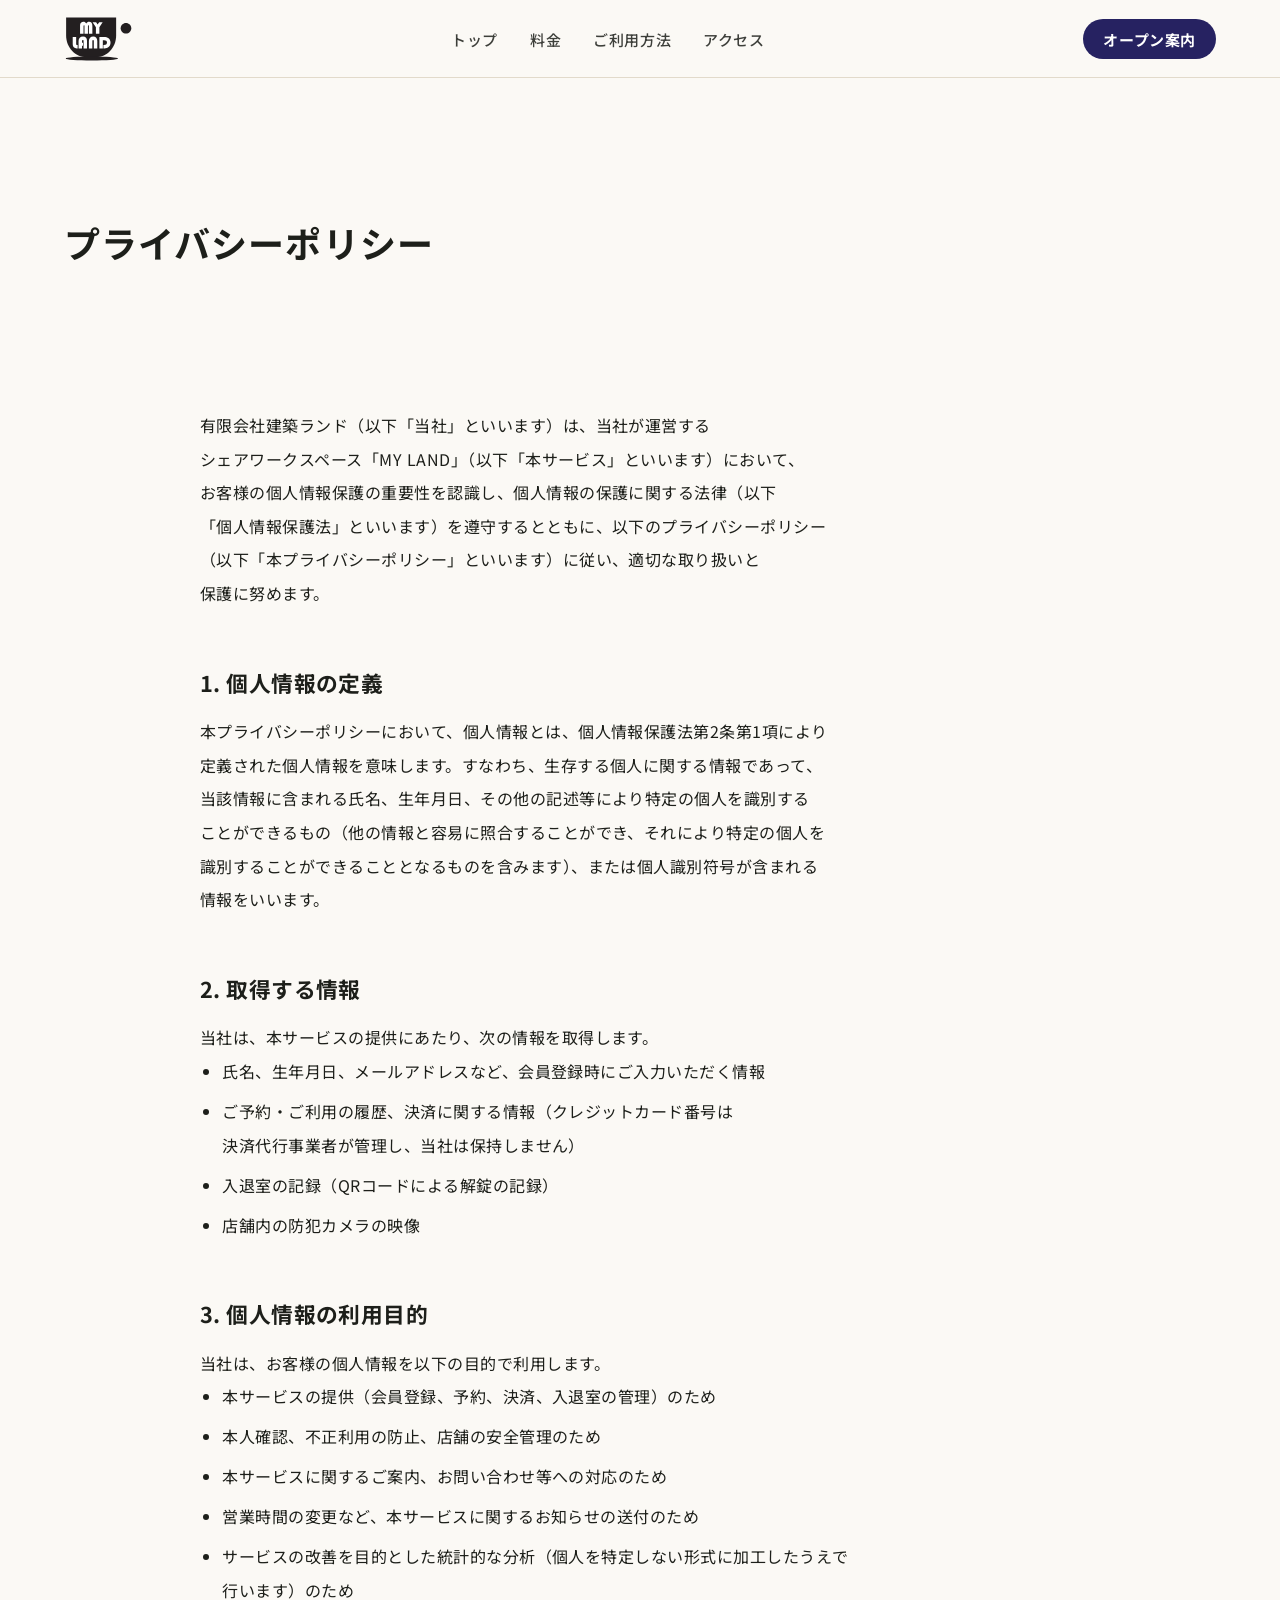
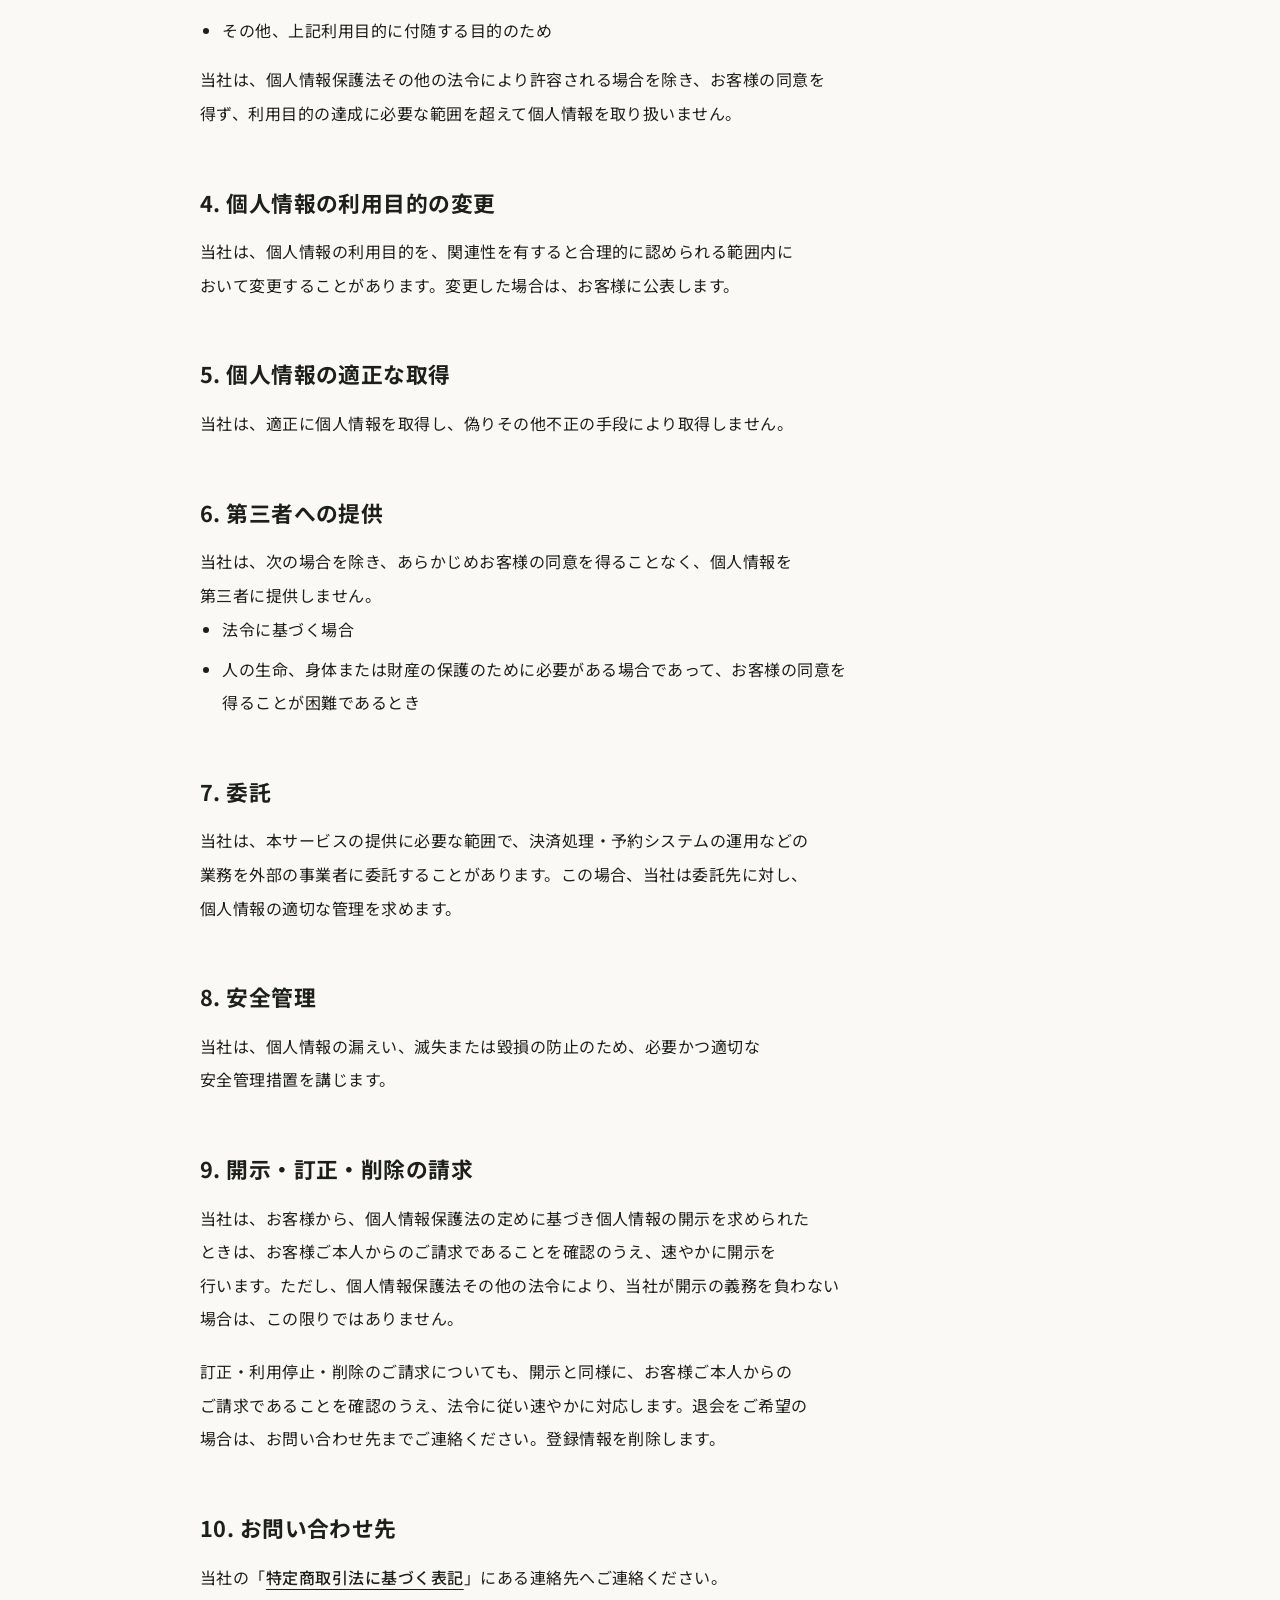
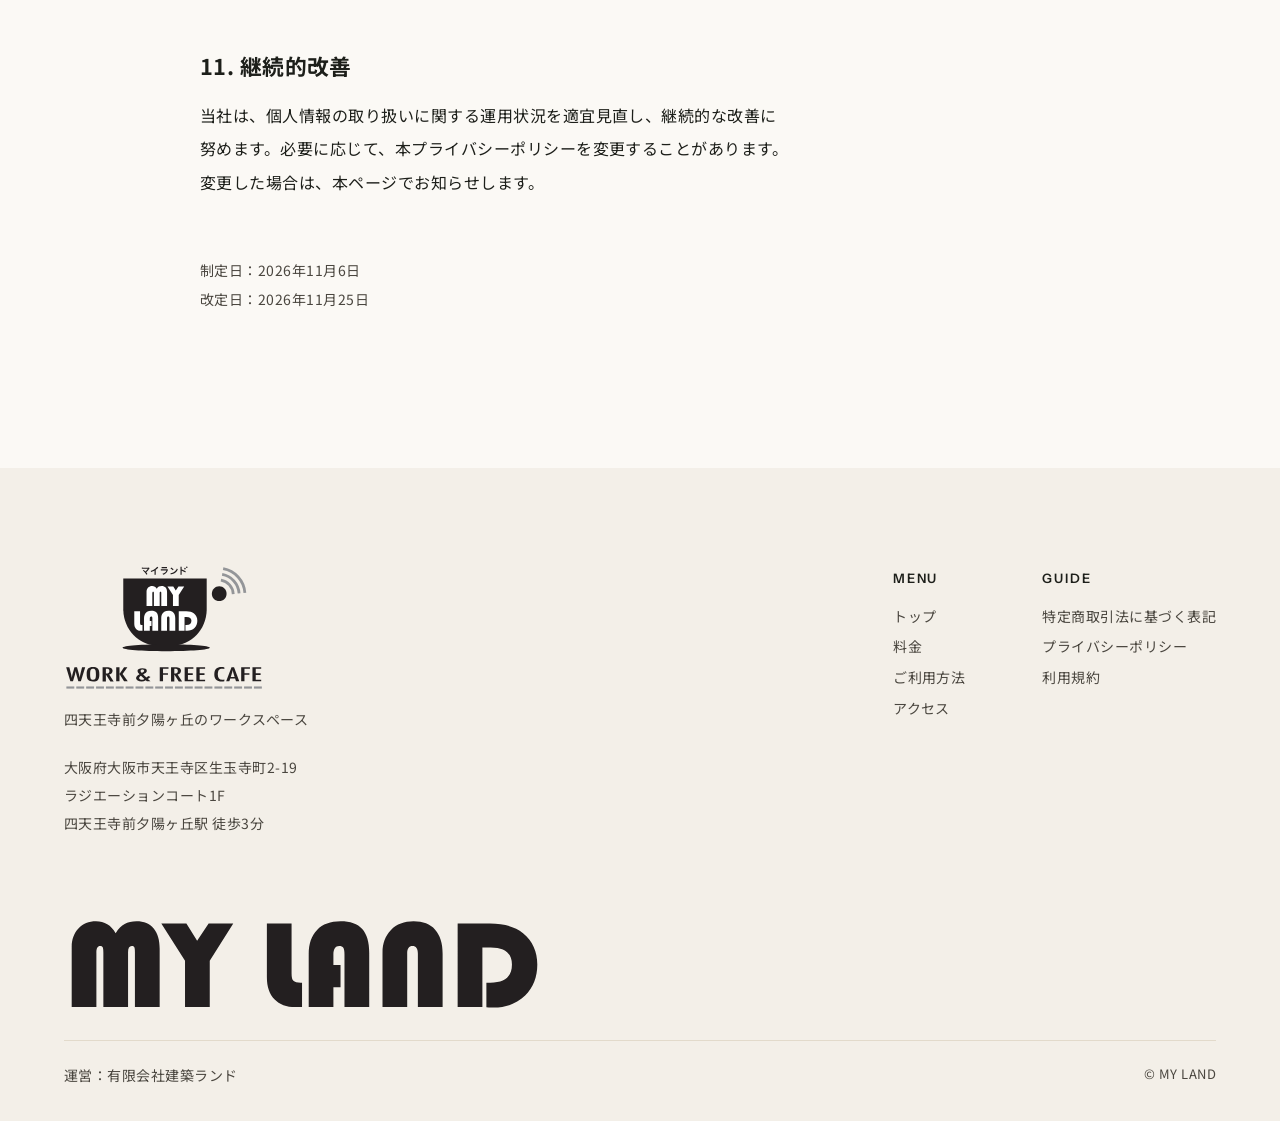
<file: privacy.html>
<!doctype html>
<html lang="ja">
  <head>
    <meta charset="utf-8" />
    <meta name="viewport" content="width=device-width, initial-scale=1" />
    <meta name="description" content="MY LAND（マイランド）のプライバシーポリシー。" />
    <title>プライバシーポリシー | MY LAND</title>
    <link rel="preconnect" href="https://fonts.googleapis.com" />
    <link rel="preconnect" href="https://fonts.gstatic.com" crossorigin />
    <link
      href="https://fonts.googleapis.com/css2?family=Noto+Sans+JP:wght@400;500;700&family=Instrument+Sans:wght@400;500;600&display=swap"
      rel="stylesheet"
    />
    <link rel="stylesheet" href="styles.css?v=20261113a" />
    <link rel="icon" href="assets/mark.svg?v=1111" type="image/svg+xml" />
    <link rel="icon" href="assets/favicon-32.png?v=1111" sizes="32x32" type="image/png" />
    <link rel="apple-touch-icon" href="assets/apple-touch-icon.png?v=1111" />
  </head>
  <body>
    <header class="site-header on-light" data-header>
      <a class="brand" href="index.html" aria-label="MY LAND トップ"><img class="brand-dark" src="assets/mark.svg?v=1111" alt="MY LAND" /><img class="brand-light" src="assets/mark-white.svg?v=1111" alt="" aria-hidden="true" /></a>
      <nav class="nav-links" aria-label="主要ナビゲーション">
        <a href="index.html">トップ</a>
        <a href="price.html">料金</a>
        <a href="guide.html">ご利用方法</a>
        <a href="access.html">アクセス</a>
      </nav>
      <a class="header-cta" href="index.html#entry">オープン案内</a>
    </header>

    <main>
      <section class="page-hero legal">
        <div class="page-hero-inner">
          <h1>プライバシーポリシー</h1>
        </div>
      </section>

      <section class="section narrow">
        <div class="legal-body">
          <p>
            有限会社建築ランド（以下「当社」といいます）は、当社が運営するシェアワークスペース「MY LAND」（以下「本サービス」といいます）において、お客様の個人情報保護の重要性を認識し、個人情報の保護に関する法律（以下「個人情報保護法」といいます）を遵守するとともに、以下のプライバシーポリシー（以下「本プライバシーポリシー」といいます）に従い、適切な取り扱いと保護に努めます。
          </p>

          <h2>1. 個人情報の定義</h2>
          <p>
            本プライバシーポリシーにおいて、個人情報とは、個人情報保護法第2条第1項により定義された個人情報を意味します。すなわち、生存する個人に関する情報であって、当該情報に含まれる氏名、生年月日、その他の記述等により特定の個人を識別することができるもの（他の情報と容易に照合することができ、それにより特定の個人を識別することができることとなるものを含みます）、または個人識別符号が含まれる情報をいいます。
          </p>

          <h2>2. 取得する情報</h2>
          <p>当社は、本サービスの提供にあたり、次の情報を取得します。</p>
          <ul>
            <li>氏名、生年月日、メールアドレスなど、会員登録時にご入力いただく情報</li>
            <li>ご予約・ご利用の履歴、決済に関する情報（クレジットカード番号は決済代行事業者が管理し、当社は保持しません）</li>
            <li>入退室の記録（QRコードによる解錠の記録）</li>
            <li>店舗内の防犯カメラの映像</li>
          </ul>

          <h2>3. 個人情報の利用目的</h2>
          <p>当社は、お客様の個人情報を以下の目的で利用します。</p>
          <ul>
            <li>本サービスの提供（会員登録、予約、決済、入退室の管理）のため</li>
            <li>本人確認、不正利用の防止、店舗の安全管理のため</li>
            <li>本サービスに関するご案内、お問い合わせ等への対応のため</li>
            <li>営業時間の変更など、本サービスに関するお知らせの送付のため</li>
            <li>サービスの改善を目的とした統計的な分析（個人を特定しない形式に加工したうえで行います）のため</li>
            <li>その他、上記利用目的に付随する目的のため</li>
          </ul>
          <p>
            当社は、個人情報保護法その他の法令により許容される場合を除き、お客様の同意を得ず、利用目的の達成に必要な範囲を超えて個人情報を取り扱いません。
          </p>

          <h2>4. 個人情報の利用目的の変更</h2>
          <p>
            当社は、個人情報の利用目的を、関連性を有すると合理的に認められる範囲内において変更することがあります。変更した場合は、お客様に公表します。
          </p>

          <h2>5. 個人情報の適正な取得</h2>
          <p>
            当社は、適正に個人情報を取得し、偽りその他不正の手段により取得しません。
          </p>

          <h2>6. 第三者への提供</h2>
          <p>
            当社は、次の場合を除き、あらかじめお客様の同意を得ることなく、個人情報を第三者に提供しません。
          </p>
          <ul>
            <li>法令に基づく場合</li>
            <li>人の生命、身体または財産の保護のために必要がある場合であって、お客様の同意を得ることが困難であるとき</li>
          </ul>

          <h2>7. 委託</h2>
          <p>
            当社は、本サービスの提供に必要な範囲で、決済処理・予約システムの運用などの業務を外部の事業者に委託することがあります。この場合、当社は委託先に対し、個人情報の適切な管理を求めます。
          </p>

          <h2>8. 安全管理</h2>
          <p>
            当社は、個人情報の漏えい、滅失または毀損の防止のため、必要かつ適切な安全管理措置を講じます。
          </p>

          <h2>9. 開示・訂正・削除の請求</h2>
          <p>
            当社は、お客様から、個人情報保護法の定めに基づき個人情報の開示を求められたときは、お客様ご本人からのご請求であることを確認のうえ、速やかに開示を行います。ただし、個人情報保護法その他の法令により、当社が開示の義務を負わない場合は、この限りではありません。
          </p>
          <p>
            訂正・利用停止・削除のご請求についても、開示と同様に、お客様ご本人からのご請求であることを確認のうえ、法令に従い速やかに対応します。退会をご希望の場合は、お問い合わせ先までご連絡ください。登録情報を削除します。
          </p>

          <h2>10. お問い合わせ先</h2>
          <p>
            当社の「<a class="textlink" href="tokusho.html">特定商取引法に基づく表記</a>」にある連絡先へご連絡ください。
          </p>

          <h2>11. 継続的改善</h2>
          <p>
            当社は、個人情報の取り扱いに関する運用状況を適宜見直し、継続的な改善に努めます。必要に応じて、本プライバシーポリシーを変更することがあります。変更した場合は、本ページでお知らせします。
          </p>

          <p class="legal-date">制定日：2026年11月6日<br />改定日：2026年11月25日</p>
        </div>
      </section>
    </main>

    <footer class="site-footer">
      <div class="footer-inner">
        <div>
          <p class="footer-brand"><img src="assets/logo.svg?v=1111" alt="MY LAND WORK &amp; FREE CAFE" /></p>
          <p class="footer-sub">四天王寺前夕陽ヶ丘のワークスペース</p>
          <address class="footer-addr">
            大阪府大阪市天王寺区生玉寺町2-19<br />
            ラジエーションコート1F<br />
            四天王寺前夕陽ヶ丘駅 徒歩3分
          </address>
        </div>
        <nav class="footer-nav" aria-label="フッターナビゲーション">
          <ul>
            <li class="head">MENU</li>
            <li><a href="index.html">トップ</a></li>
            <li><a href="price.html">料金</a></li>
            <li><a href="guide.html">ご利用方法</a></li>
            <li><a href="access.html">アクセス</a></li>
          </ul>
          <ul>
            <li class="head">GUIDE</li>
            <li><a href="tokusho.html">特定商取引法に基づく表記</a></li>
            <li><a href="privacy.html">プライバシーポリシー</a></li>
            <li><a href="terms.html">利用規約</a></li>
          </ul>
        </nav>
      </div>
      <p class="footer-word" aria-hidden="true"><img src="assets/wordmark.svg?v=1111" alt="" /></p>
      <div class="footer-bottom">
        <span>運営：有限会社建築ランド</span>
        <span class="copy">© MY LAND</span>
      </div>
    </footer>

    <script src="assets/js/budoux.min.js?v=0.9.3"></script>
    <script src="script.js?v=20261106e"></script>
  </body>
</html>
</file>
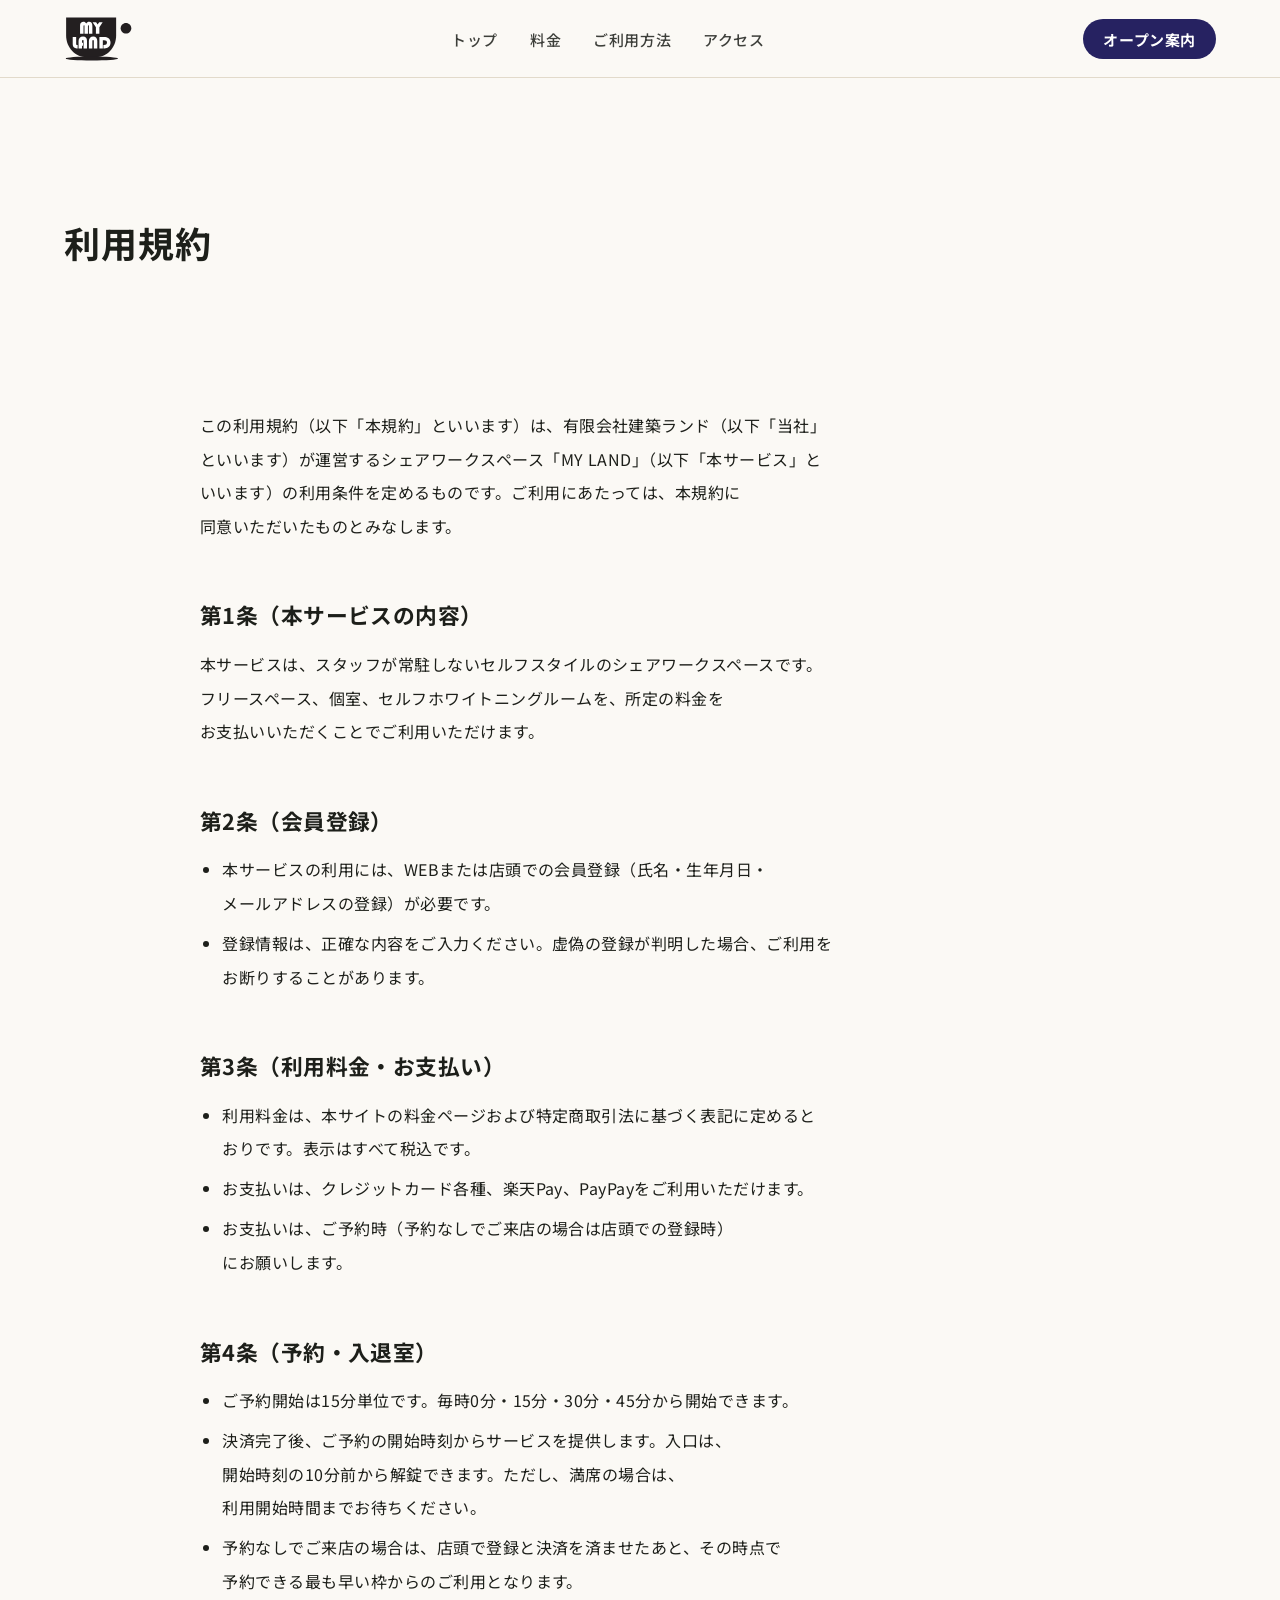
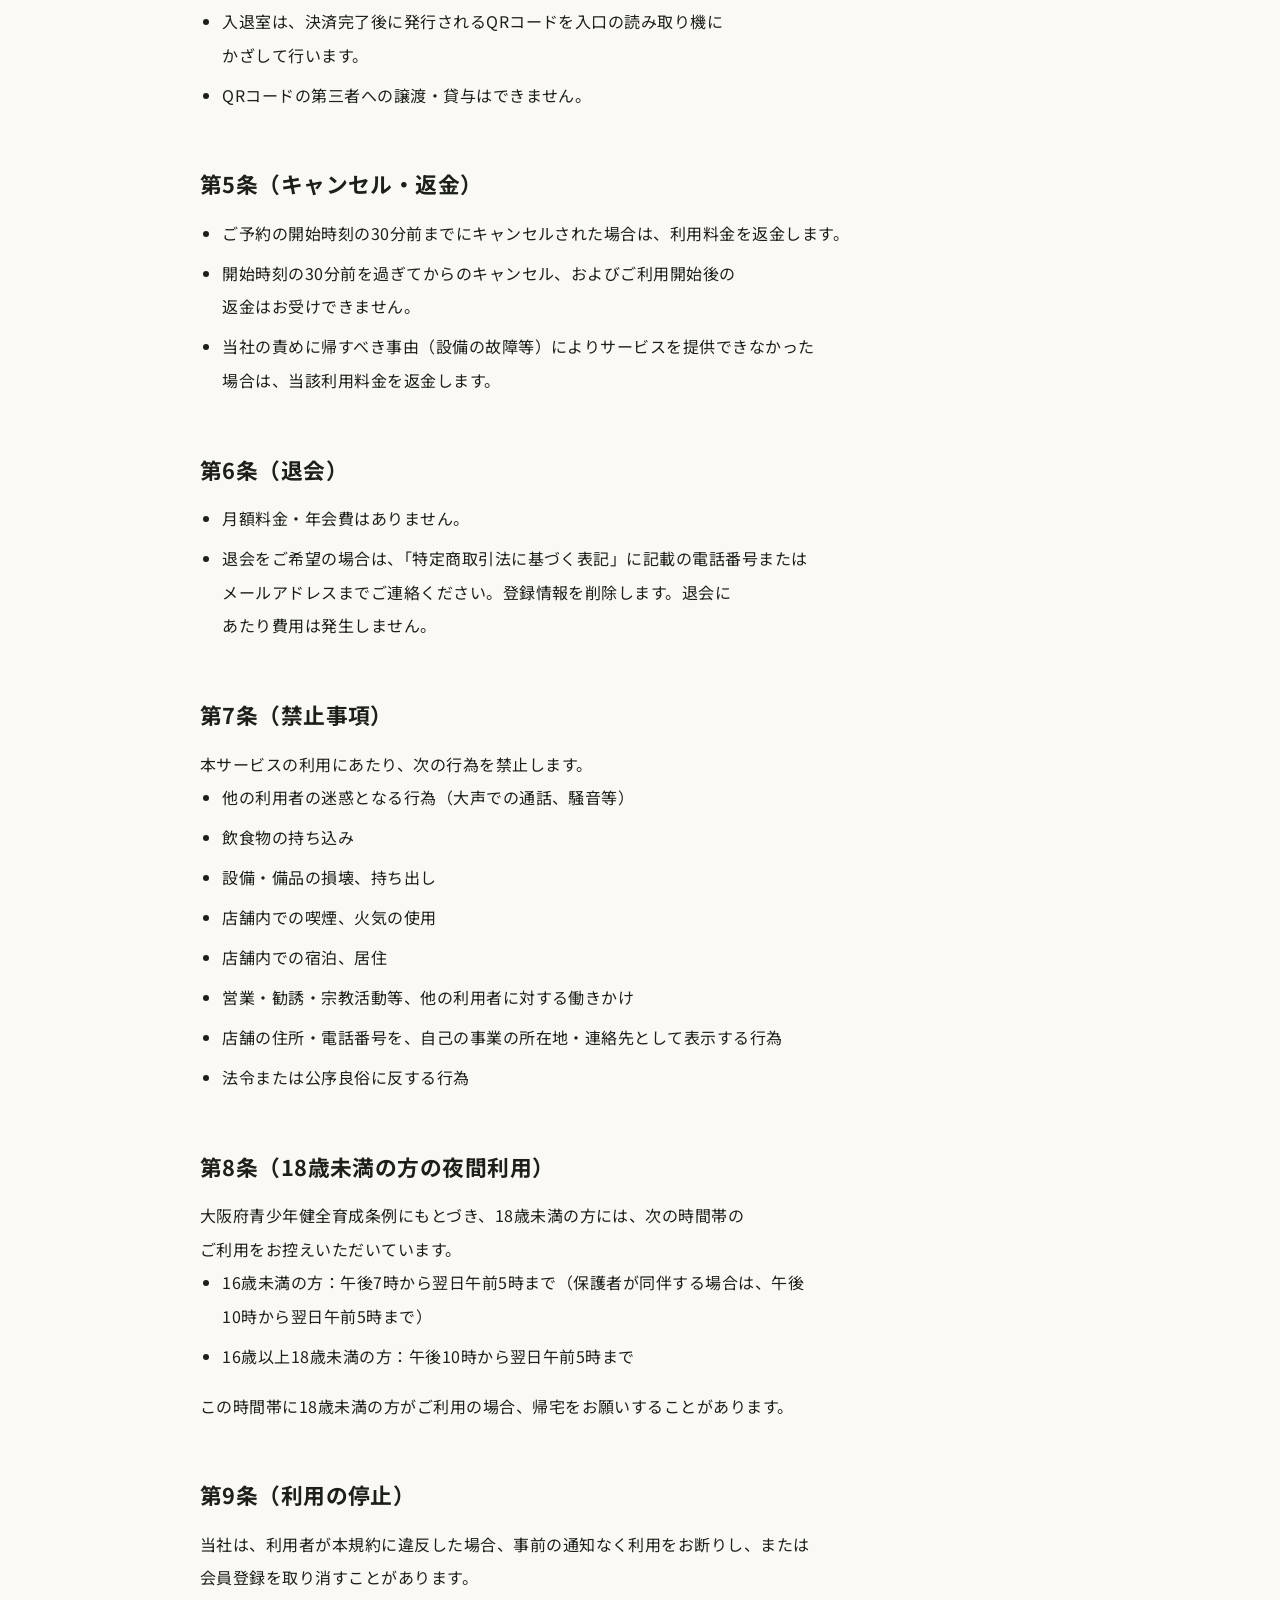
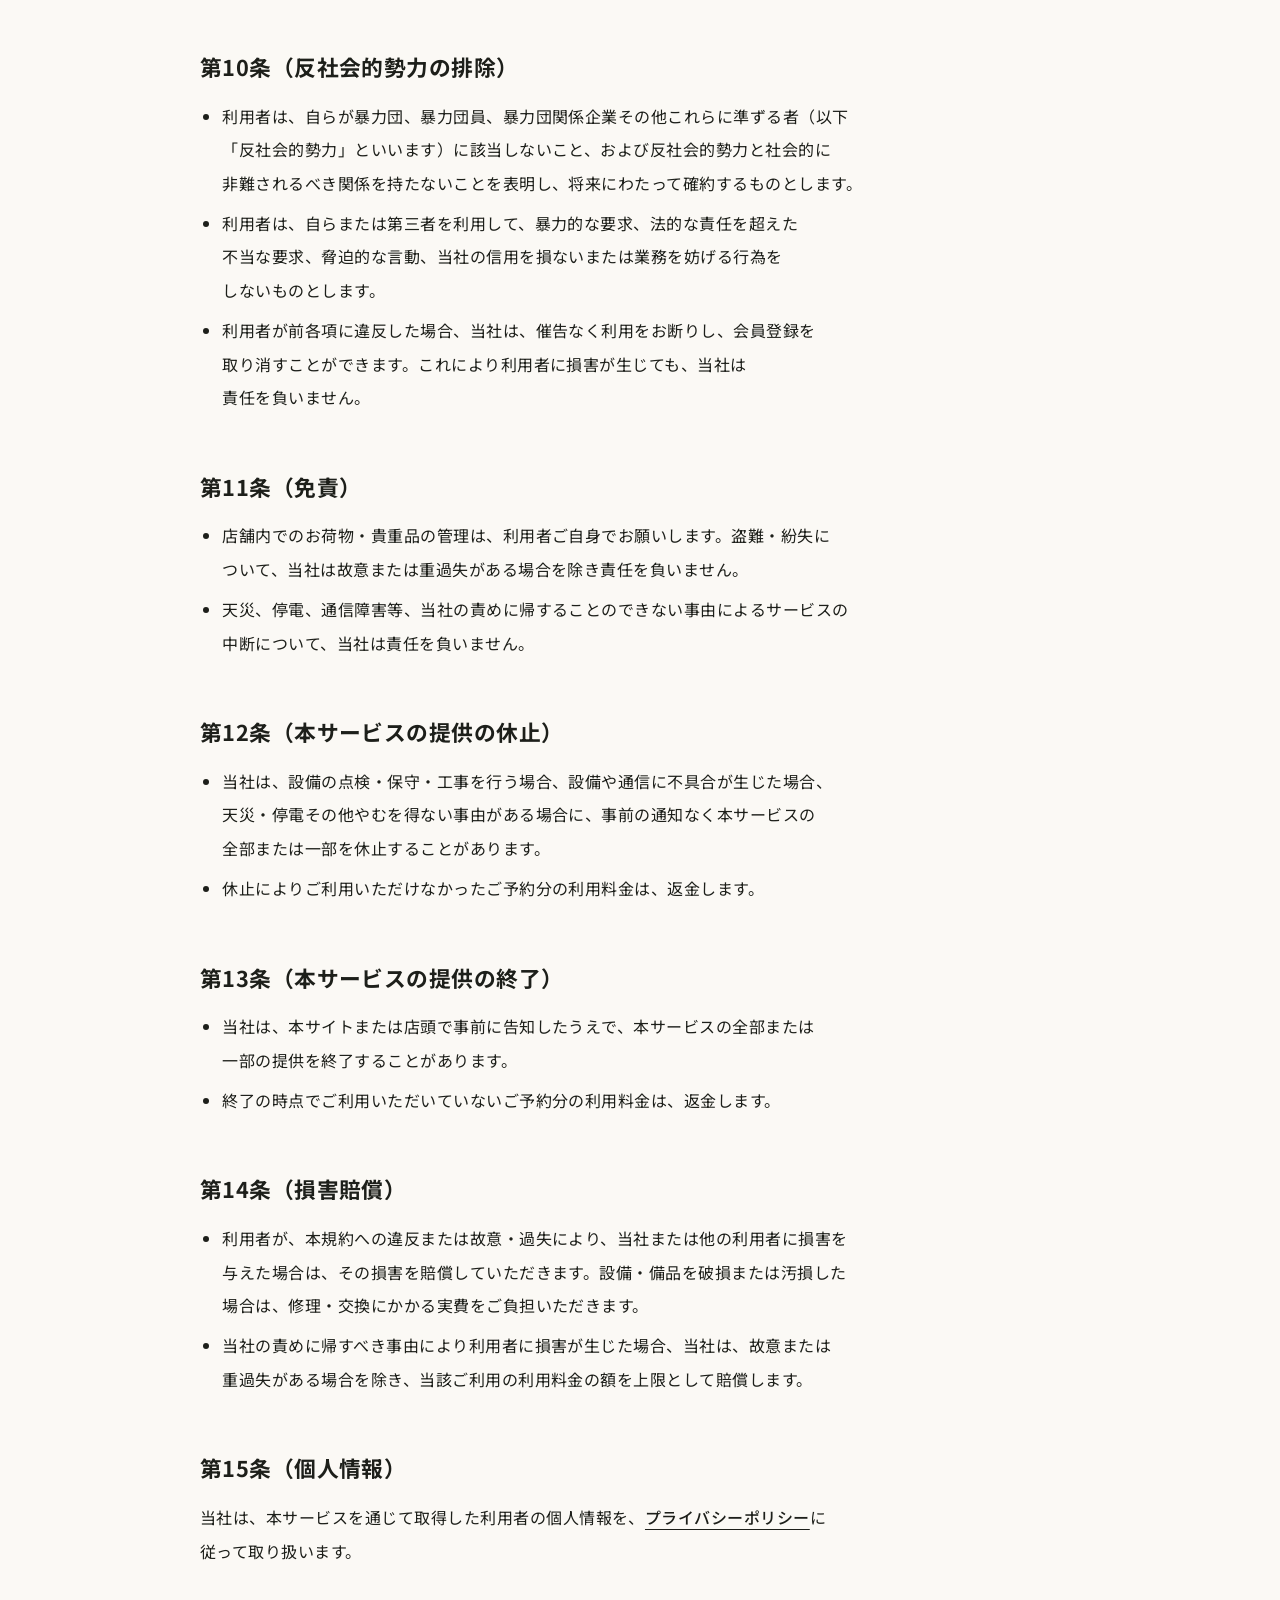
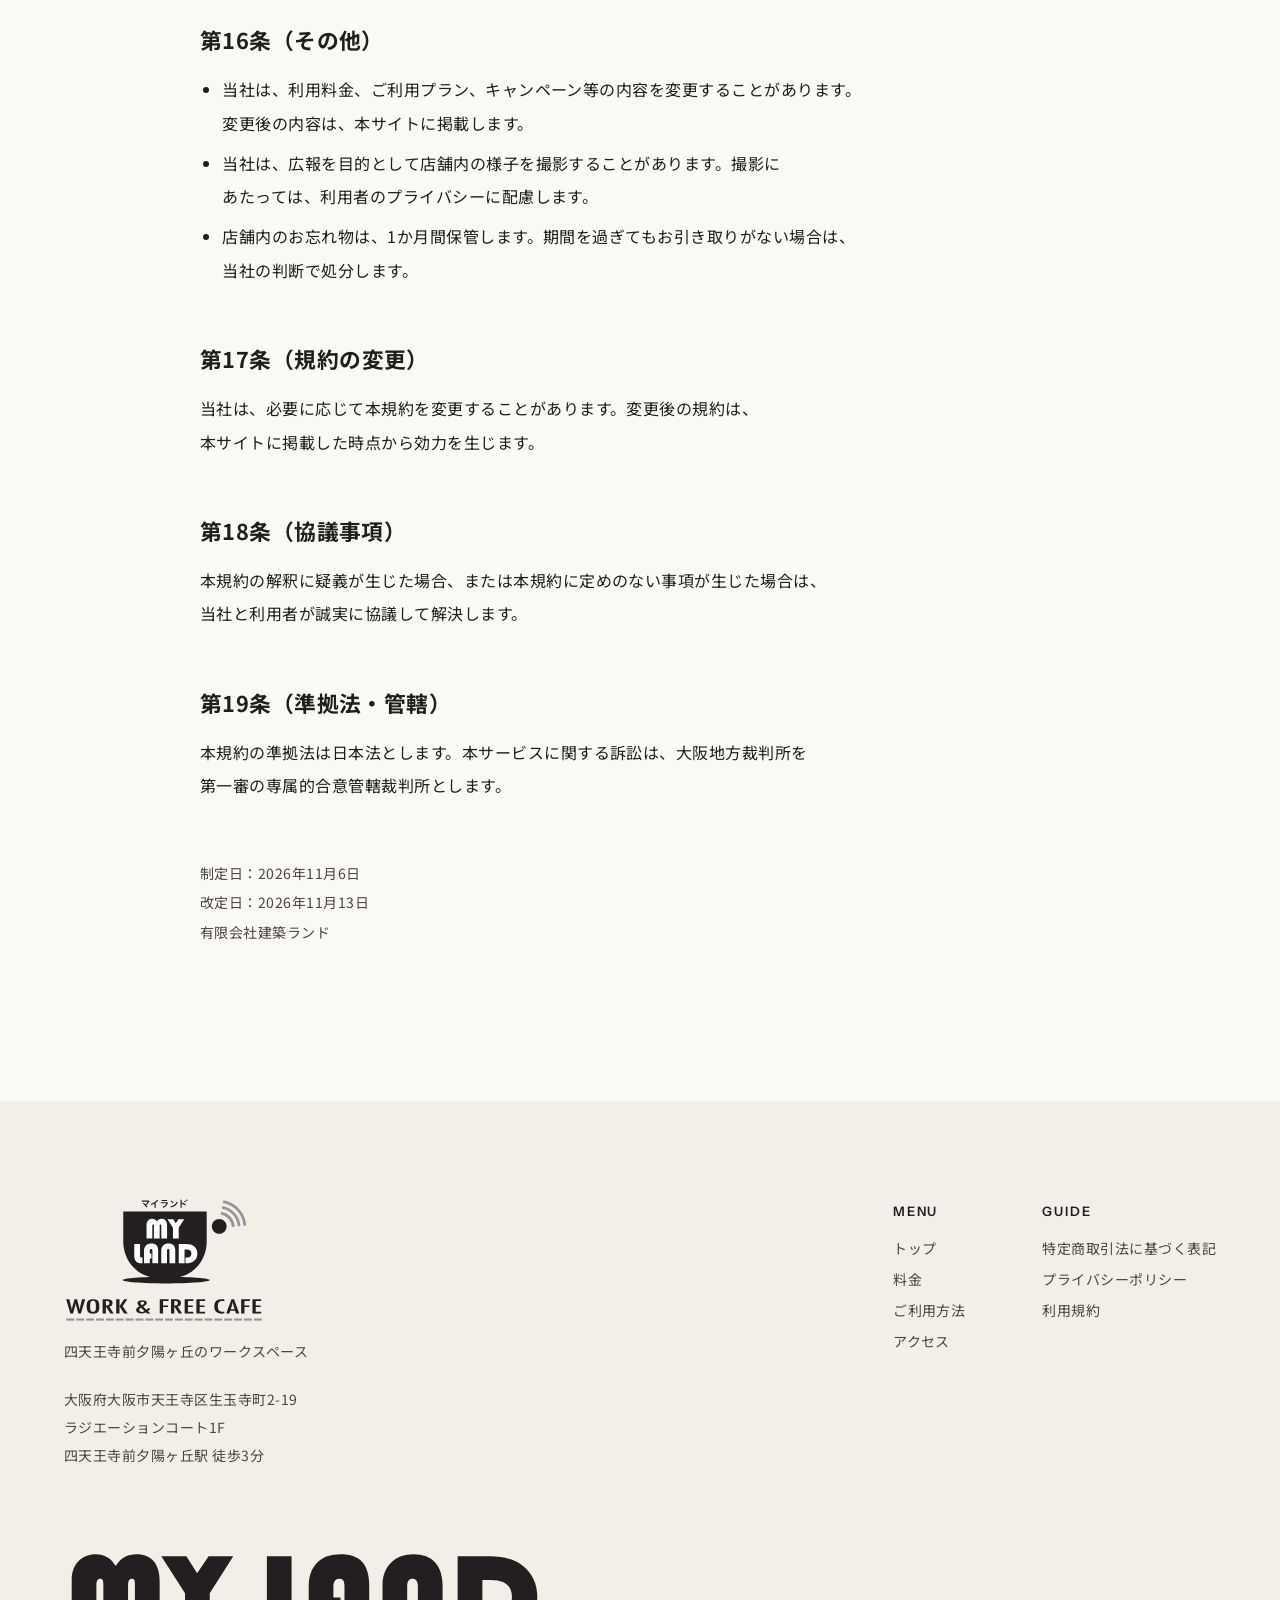
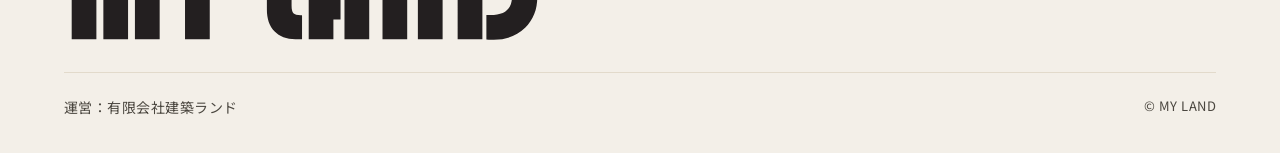
<file: terms.html>
<!doctype html>
<html lang="ja">
  <head>
    <meta charset="utf-8" />
    <meta name="viewport" content="width=device-width, initial-scale=1" />
    <meta name="description" content="MY LAND（マイランド）の利用規約。" />
    <title>利用規約 | MY LAND</title>
    <link rel="preconnect" href="https://fonts.googleapis.com" />
    <link rel="preconnect" href="https://fonts.gstatic.com" crossorigin />
    <link
      href="https://fonts.googleapis.com/css2?family=Noto+Sans+JP:wght@400;500;700&family=Instrument+Sans:wght@400;500;600&display=swap"
      rel="stylesheet"
    />
    <link rel="stylesheet" href="styles.css?v=20261113a" />
    <link rel="icon" href="assets/mark.svg?v=1111" type="image/svg+xml" />
    <link rel="icon" href="assets/favicon-32.png?v=1111" sizes="32x32" type="image/png" />
    <link rel="apple-touch-icon" href="assets/apple-touch-icon.png?v=1111" />
  </head>
  <body>
    <header class="site-header on-light" data-header>
      <a class="brand" href="index.html" aria-label="MY LAND トップ"><img class="brand-dark" src="assets/mark.svg?v=1111" alt="MY LAND" /><img class="brand-light" src="assets/mark-white.svg?v=1111" alt="" aria-hidden="true" /></a>
      <nav class="nav-links" aria-label="主要ナビゲーション">
        <a href="index.html">トップ</a>
        <a href="price.html">料金</a>
        <a href="guide.html">ご利用方法</a>
        <a href="access.html">アクセス</a>
      </nav>
      <a class="header-cta" href="index.html#entry">オープン案内</a>
    </header>

    <main>
      <section class="page-hero legal">
        <div class="page-hero-inner">
          <h1>利用規約</h1>
        </div>
      </section>

      <section class="section narrow">
        <div class="legal-body">
          <p>
            この利用規約（以下「本規約」といいます）は、有限会社建築ランド（以下「当社」といいます）が運営するシェアワークスペース「MY LAND」（以下「本サービス」といいます）の利用条件を定めるものです。ご利用にあたっては、本規約に同意いただいたものとみなします。
          </p>

          <h2>第1条（本サービスの内容）</h2>
          <p>
            本サービスは、スタッフが常駐しないセルフスタイルのシェアワークスペースです。フリースペース、個室、セルフホワイトニングルームを、所定の料金をお支払いいただくことでご利用いただけます。
          </p>

          <h2>第2条（会員登録）</h2>
          <ul>
            <li>本サービスの利用には、WEBまたは店頭での会員登録（氏名・生年月日・メールアドレスの登録）が必要です。</li>
            <li>登録情報は、正確な内容をご入力ください。虚偽の登録が判明した場合、ご利用をお断りすることがあります。</li>
          </ul>

          <h2>第3条（利用料金・お支払い）</h2>
          <ul>
            <li>利用料金は、本サイトの料金ページおよび特定商取引法に基づく表記に定めるとおりです。表示はすべて税込です。</li>
            <li>お支払いは、クレジットカード各種、楽天Pay、PayPayをご利用いただけます。</li>
            <li>お支払いは、ご予約時（予約なしでご来店の場合は店頭での登録時）にお願いします。</li>
          </ul>

          <h2>第4条（予約・入退室）</h2>
          <ul>
            <li>ご予約開始は15分単位です。毎時0分・15分・30分・45分から開始できます。</li>
            <li>決済完了後、ご予約の開始時刻からサービスを提供します。入口は、開始時刻の10分前から解錠できます。ただし、満席の場合は、利用開始時間までお待ちください。</li>
            <li>予約なしでご来店の場合は、店頭で登録と決済を済ませたあと、その時点で予約できる最も早い枠からのご利用となります。</li>
            <li>入退室は、決済完了後に発行されるQRコードを入口の読み取り機にかざして行います。</li>
            <li>QRコードの第三者への譲渡・貸与はできません。</li>
          </ul>

          <h2>第5条（キャンセル・返金）</h2>
          <ul>
            <li>ご予約の開始時刻の30分前までにキャンセルされた場合は、利用料金を返金します。</li>
            <li>開始時刻の30分前を過ぎてからのキャンセル、およびご利用開始後の返金はお受けできません。</li>
            <li>当社の責めに帰すべき事由（設備の故障等）によりサービスを提供できなかった場合は、当該利用料金を返金します。</li>
          </ul>

          <h2>第6条（退会）</h2>
          <ul>
            <li>月額料金・年会費はありません。</li>
            <li>退会をご希望の場合は、「特定商取引法に基づく表記」に記載の電話番号またはメールアドレスまでご連絡ください。登録情報を削除します。退会にあたり費用は発生しません。</li>
          </ul>

          <h2>第7条（禁止事項）</h2>
          <p>本サービスの利用にあたり、次の行為を禁止します。</p>
          <ul>
            <li>他の利用者の迷惑となる行為（大声での通話、騒音等）</li>
            <li>飲食物の持ち込み</li>
            <li>設備・備品の損壊、持ち出し</li>
            <li>店舗内での喫煙、火気の使用</li>
            <li>店舗内での宿泊、居住</li>
            <li>営業・勧誘・宗教活動等、他の利用者に対する働きかけ</li>
            <li>店舗の住所・電話番号を、自己の事業の所在地・連絡先として表示する行為</li>
            <li>法令または公序良俗に反する行為</li>
          </ul>

          <h2>第8条（18歳未満の方の夜間利用）</h2>
          <p>大阪府青少年健全育成条例にもとづき、18歳未満の方には、次の時間帯のご利用をお控えいただいています。</p>
          <ul>
            <li>16歳未満の方：午後7時から翌日午前5時まで（保護者が同伴する場合は、午後10時から翌日午前5時まで）</li>
            <li>16歳以上18歳未満の方：午後10時から翌日午前5時まで</li>
          </ul>
          <p>この時間帯に18歳未満の方がご利用の場合、帰宅をお願いすることがあります。</p>

          <h2>第9条（利用の停止）</h2>
          <p>
            当社は、利用者が本規約に違反した場合、事前の通知なく利用をお断りし、または会員登録を取り消すことがあります。
          </p>

          <h2>第10条（反社会的勢力の排除）</h2>
          <ul>
            <li>利用者は、自らが暴力団、暴力団員、暴力団関係企業その他これらに準ずる者（以下「反社会的勢力」といいます）に該当しないこと、および反社会的勢力と社会的に非難されるべき関係を持たないことを表明し、将来にわたって確約するものとします。</li>
            <li>利用者は、自らまたは第三者を利用して、暴力的な要求、法的な責任を超えた不当な要求、脅迫的な言動、当社の信用を損ないまたは業務を妨げる行為をしないものとします。</li>
            <li>利用者が前各項に違反した場合、当社は、催告なく利用をお断りし、会員登録を取り消すことができます。これにより利用者に損害が生じても、当社は責任を負いません。</li>
          </ul>

          <h2>第11条（免責）</h2>
          <ul>
            <li>店舗内でのお荷物・貴重品の管理は、利用者ご自身でお願いします。盗難・紛失について、当社は故意または重過失がある場合を除き責任を負いません。</li>
            <li>天災、停電、通信障害等、当社の責めに帰することのできない事由によるサービスの中断について、当社は責任を負いません。</li>
          </ul>

          <h2>第12条（本サービスの提供の休止）</h2>
          <ul>
            <li>当社は、設備の点検・保守・工事を行う場合、設備や通信に不具合が生じた場合、天災・停電その他やむを得ない事由がある場合に、事前の通知なく本サービスの全部または一部を休止することがあります。</li>
            <li>休止によりご利用いただけなかったご予約分の利用料金は、返金します。</li>
          </ul>

          <h2>第13条（本サービスの提供の終了）</h2>
          <ul>
            <li>当社は、本サイトまたは店頭で事前に告知したうえで、本サービスの全部または一部の提供を終了することがあります。</li>
            <li>終了の時点でご利用いただいていないご予約分の利用料金は、返金します。</li>
          </ul>

          <h2>第14条（損害賠償）</h2>
          <ul>
            <li>利用者が、本規約への違反または故意・過失により、当社または他の利用者に損害を与えた場合は、その損害を賠償していただきます。設備・備品を破損または汚損した場合は、修理・交換にかかる実費をご負担いただきます。</li>
            <li>当社の責めに帰すべき事由により利用者に損害が生じた場合、当社は、故意または重過失がある場合を除き、当該ご利用の利用料金の額を上限として賠償します。</li>
          </ul>

          <h2>第15条（個人情報）</h2>
          <p>
            当社は、本サービスを通じて取得した利用者の個人情報を、<a class="textlink" href="privacy.html">プライバシーポリシー</a>に従って取り扱います。
          </p>

          <h2>第16条（その他）</h2>
          <ul>
            <li>当社は、利用料金、ご利用プラン、キャンペーン等の内容を変更することがあります。変更後の内容は、本サイトに掲載します。</li>
            <li>当社は、広報を目的として店舗内の様子を撮影することがあります。撮影にあたっては、利用者のプライバシーに配慮します。</li>
            <li>店舗内のお忘れ物は、1か月間保管します。期間を過ぎてもお引き取りがない場合は、当社の判断で処分します。</li>
          </ul>

          <h2>第17条（規約の変更）</h2>
          <p>
            当社は、必要に応じて本規約を変更することがあります。変更後の規約は、本サイトに掲載した時点から効力を生じます。
          </p>

          <h2>第18条（協議事項）</h2>
          <p>
            本規約の解釈に疑義が生じた場合、または本規約に定めのない事項が生じた場合は、当社と利用者が誠実に協議して解決します。
          </p>

          <h2>第19条（準拠法・管轄）</h2>
          <p>
            本規約の準拠法は日本法とします。本サービスに関する訴訟は、大阪地方裁判所を第一審の専属的合意管轄裁判所とします。
          </p>

          <p class="legal-date">制定日：2026年11月6日<br />改定日：2026年11月13日<br />有限会社建築ランド</p>
        </div>
      </section>
    </main>

    <footer class="site-footer">
      <div class="footer-inner">
        <div>
          <p class="footer-brand"><img src="assets/logo.svg?v=1111" alt="MY LAND WORK &amp; FREE CAFE" /></p>
          <p class="footer-sub">四天王寺前夕陽ヶ丘のワークスペース</p>
          <address class="footer-addr">
            大阪府大阪市天王寺区生玉寺町2-19<br />
            ラジエーションコート1F<br />
            四天王寺前夕陽ヶ丘駅 徒歩3分
          </address>
        </div>
        <nav class="footer-nav" aria-label="フッターナビゲーション">
          <ul>
            <li class="head">MENU</li>
            <li><a href="index.html">トップ</a></li>
            <li><a href="price.html">料金</a></li>
            <li><a href="guide.html">ご利用方法</a></li>
            <li><a href="access.html">アクセス</a></li>
          </ul>
          <ul>
            <li class="head">GUIDE</li>
            <li><a href="tokusho.html">特定商取引法に基づく表記</a></li>
            <li><a href="privacy.html">プライバシーポリシー</a></li>
            <li><a href="terms.html">利用規約</a></li>
          </ul>
        </nav>
      </div>
      <p class="footer-word" aria-hidden="true"><img src="assets/wordmark.svg?v=1111" alt="" /></p>
      <div class="footer-bottom">
        <span>運営：有限会社建築ランド</span>
        <span class="copy">© MY LAND</span>
      </div>
    </footer>

    <script src="assets/js/budoux.min.js?v=0.9.3"></script>
    <script src="script.js?v=20261106e"></script>
  </body>
</html>
</file>
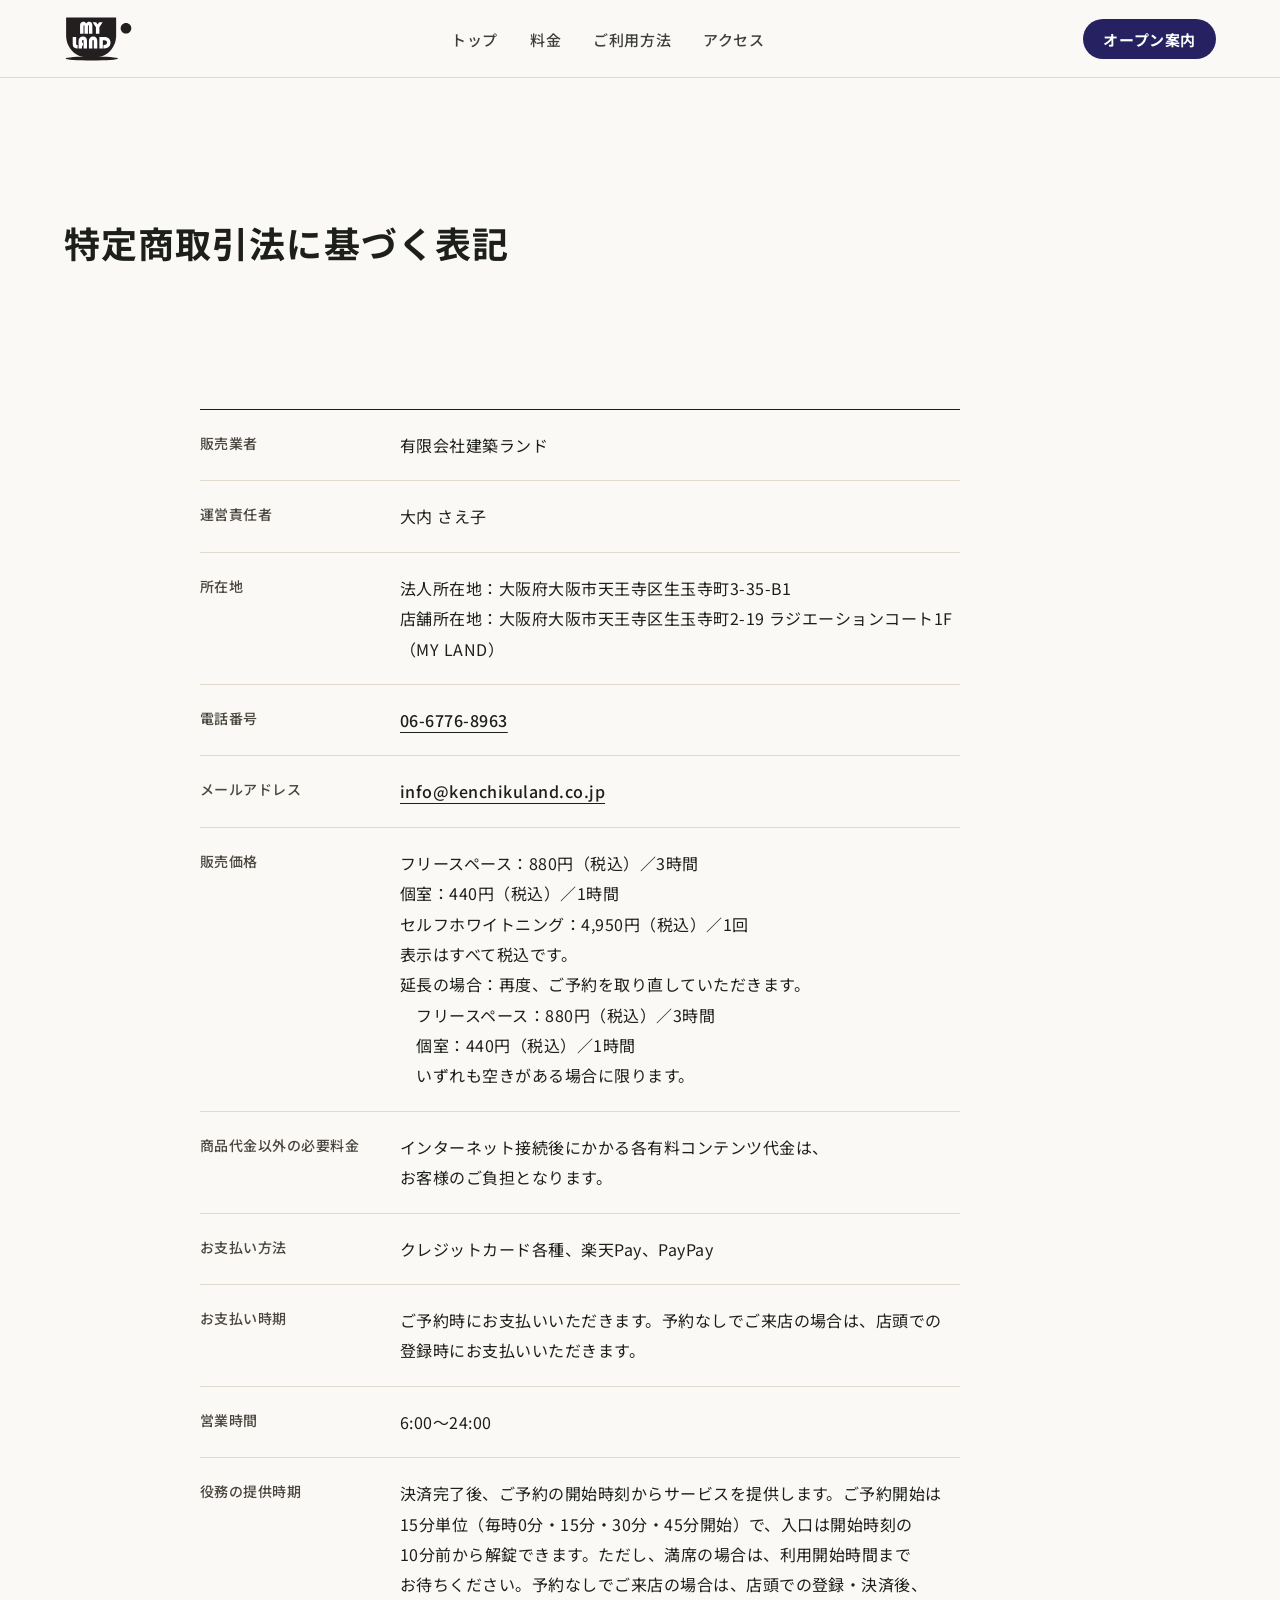
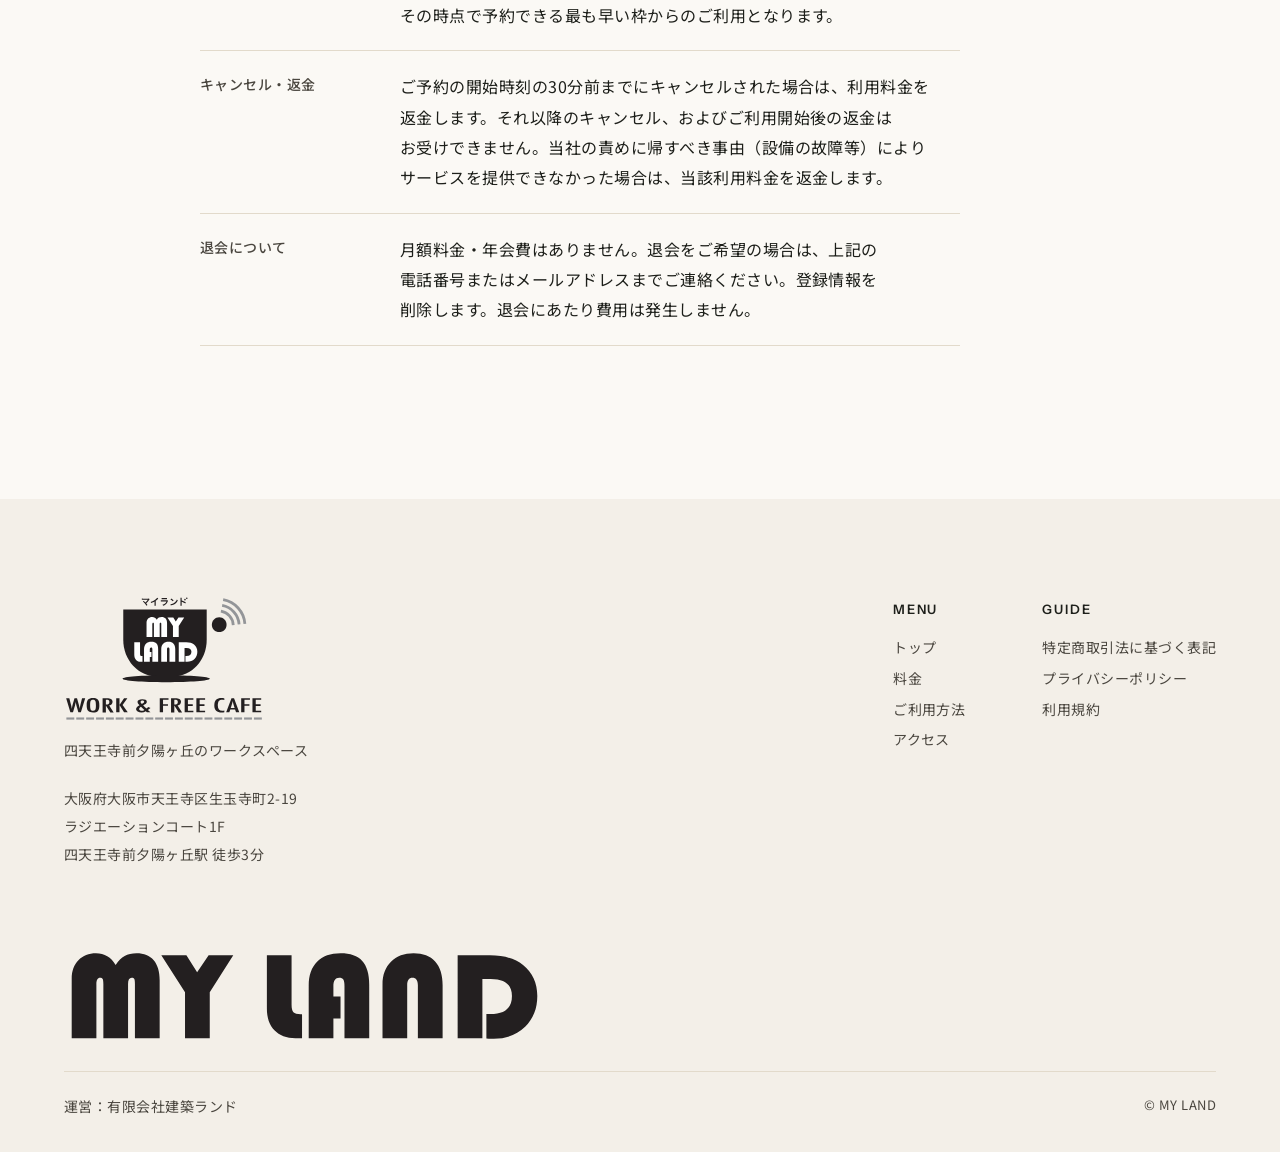
<file: tokusho.html>
<!doctype html>
<html lang="ja">
  <head>
    <meta charset="utf-8" />
    <meta name="viewport" content="width=device-width, initial-scale=1" />
    <meta name="description" content="MY LAND（マイランド）の特定商取引法に基づく表記。" />
    <title>特定商取引法に基づく表記 | MY LAND</title>
    <link rel="preconnect" href="https://fonts.googleapis.com" />
    <link rel="preconnect" href="https://fonts.gstatic.com" crossorigin />
    <link
      href="https://fonts.googleapis.com/css2?family=Noto+Sans+JP:wght@400;500;700&family=Instrument+Sans:wght@400;500;600&display=swap"
      rel="stylesheet"
    />
    <link rel="stylesheet" href="styles.css?v=20261113a" />
    <link rel="icon" href="assets/mark.svg?v=1111" type="image/svg+xml" />
    <link rel="icon" href="assets/favicon-32.png?v=1111" sizes="32x32" type="image/png" />
    <link rel="apple-touch-icon" href="assets/apple-touch-icon.png?v=1111" />
  </head>
  <body>
    <header class="site-header on-light" data-header>
      <a class="brand" href="index.html" aria-label="MY LAND トップ"><img class="brand-dark" src="assets/mark.svg?v=1111" alt="MY LAND" /><img class="brand-light" src="assets/mark-white.svg?v=1111" alt="" aria-hidden="true" /></a>
      <nav class="nav-links" aria-label="主要ナビゲーション">
        <a href="index.html">トップ</a>
        <a href="price.html">料金</a>
        <a href="guide.html">ご利用方法</a>
        <a href="access.html">アクセス</a>
      </nav>
      <a class="header-cta" href="index.html#entry">オープン案内</a>
    </header>

    <main>
      <section class="page-hero legal">
        <div class="page-hero-inner">
          <h1>特定商取引法に基づく表記</h1>
        </div>
      </section>

      <section class="section narrow">
        <div class="legal-body">
          <table>
            <tbody>
              <tr>
                <th>販売業者</th>
                <td>有限会社建築ランド</td>
              </tr>
              <tr>
                <th>運営責任者</th>
                <td>大内 さえ子</td>
              </tr>
              <tr>
                <th>所在地</th>
                <td>法人所在地：大阪府大阪市天王寺区生玉寺町3-35-B1<br />店舗所在地：大阪府大阪市天王寺区生玉寺町2-19 ラジエーションコート1F（MY LAND）</td>
              </tr>
              <tr>
                <th>電話番号</th>
                <td><a class="textlink" href="tel:0667768963">06-6776-8963</a></td>
              </tr>
              <tr>
                <th>メールアドレス</th>
                <td><a class="textlink" href="mailto:info@kenchikuland.co.jp">info@kenchikuland.co.jp</a></td>
              </tr>
              <tr>
                <th>販売価格</th>
                <td>
                  フリースペース：880円（税込）／3時間<br />
                  個室：440円（税込）／1時間<br />
                  セルフホワイトニング：4,950円（税込）／1回<br />
                  表示はすべて税込です。<br />
                  延長の場合：再度、ご予約を取り直していただきます。<br />
                  　フリースペース：880円（税込）／3時間<br />
                  　個室：440円（税込）／1時間<br />
                  　いずれも空きがある場合に限ります。
                </td>
              </tr>
              <tr>
                <th>商品代金以外の必要料金</th>
                <td>インターネット接続後にかかる各有料コンテンツ代金は、お客様のご負担となります。</td>
              </tr>
              <tr>
                <th>お支払い方法</th>
                <td>クレジットカード各種、楽天Pay、PayPay</td>
              </tr>
              <tr>
                <th>お支払い時期</th>
                <td>ご予約時にお支払いいただきます。予約なしでご来店の場合は、店頭での登録時にお支払いいただきます。</td>
              </tr>
              <tr>
                <th>営業時間</th>
                <td>6:00〜24:00</td>
              </tr>
              <tr>
                <th>役務の提供時期</th>
                <td>決済完了後、ご予約の開始時刻からサービスを提供します。ご予約開始は15分単位（毎時0分・15分・30分・45分開始）で、入口は開始時刻の10分前から解錠できます。ただし、満席の場合は、利用開始時間までお待ちください。予約なしでご来店の場合は、店頭での登録・決済後、その時点で予約できる最も早い枠からのご利用となります。</td>
              </tr>
              <tr>
                <th>キャンセル・返金</th>
                <td>ご予約の開始時刻の30分前までにキャンセルされた場合は、利用料金を返金します。それ以降のキャンセル、およびご利用開始後の返金はお受けできません。当社の責めに帰すべき事由（設備の故障等）によりサービスを提供できなかった場合は、当該利用料金を返金します。</td>
              </tr>
              <tr>
                <th>退会について</th>
                <td>月額料金・年会費はありません。退会をご希望の場合は、上記の電話番号またはメールアドレスまでご連絡ください。登録情報を削除します。退会にあたり費用は発生しません。</td>
              </tr>
            </tbody>
          </table>
        </div>
      </section>
    </main>

    <footer class="site-footer">
      <div class="footer-inner">
        <div>
          <p class="footer-brand"><img src="assets/logo.svg?v=1111" alt="MY LAND WORK &amp; FREE CAFE" /></p>
          <p class="footer-sub">四天王寺前夕陽ヶ丘のワークスペース</p>
          <address class="footer-addr">
            大阪府大阪市天王寺区生玉寺町2-19<br />
            ラジエーションコート1F<br />
            四天王寺前夕陽ヶ丘駅 徒歩3分
          </address>
        </div>
        <nav class="footer-nav" aria-label="フッターナビゲーション">
          <ul>
            <li class="head">MENU</li>
            <li><a href="index.html">トップ</a></li>
            <li><a href="price.html">料金</a></li>
            <li><a href="guide.html">ご利用方法</a></li>
            <li><a href="access.html">アクセス</a></li>
          </ul>
          <ul>
            <li class="head">GUIDE</li>
            <li><a href="tokusho.html">特定商取引法に基づく表記</a></li>
            <li><a href="privacy.html">プライバシーポリシー</a></li>
            <li><a href="terms.html">利用規約</a></li>
          </ul>
        </nav>
      </div>
      <p class="footer-word" aria-hidden="true"><img src="assets/wordmark.svg?v=1111" alt="" /></p>
      <div class="footer-bottom">
        <span>運営：有限会社建築ランド</span>
        <span class="copy">© MY LAND</span>
      </div>
    </footer>

    <script src="assets/js/budoux.min.js?v=0.9.3"></script>
    <script src="script.js?v=20261106e"></script>
  </body>
</html>
</file>
<file: styles.css>
/* ═══════════════════════════════════════════════
   My Land — Self Work Lounge, Tennoji
   Noto Sans JP × Instrument Sans ／ paper × sand × green
   ═══════════════════════════════════════════════ */

:root {
  --paper: #fbf9f5;
  --sand: #f3efe8;
  --sand-line: #e2dacb;
  --ink: #1d1f1a;
  --text-2: #4a463f;
  --green: #262261;
  --green-deep: #171545;
  --clay: #b4683f;
  --white: #ffffff;

  --sans: "Noto Sans JP", "Hiragino Kaku Gothic ProN", sans-serif;
  --latin: "Instrument Sans", "Noto Sans JP", sans-serif;
  --ease: cubic-bezier(0.19, 1, 0.22, 1);

  --fs-label: 0.8125rem;
  --fs-small: 0.875rem;
  --fs-body: clamp(1rem, 1.1vw, 1.0625rem);
  --fs-lead: clamp(1.125rem, 1.4vw, 1.25rem);
  --fs-h3: clamp(1.1875rem, 1.7vw, 1.375rem);
  --fs-h2: clamp(1.75rem, 3.6vw, 3rem);
  --fs-hero: clamp(2rem, 4.8vw, 4rem);
  --fs-price: clamp(2.25rem, 4vw, 3.25rem);

  --container: 1200px;
  --narrow: 880px;
  --gutter: clamp(20px, 5vw, 64px);
  --section-y: clamp(96px, 12vw, 160px);
  --head-gap: clamp(48px, 6vw, 80px);
}

* { box-sizing: border-box; }

html { scroll-behavior: auto; }

body {
  margin: 0;
  font-family: var(--sans);
  font-size: var(--fs-body);
  font-weight: 400;
  line-height: 2;
  letter-spacing: 0.03em;
  color: var(--ink);
  background: var(--paper);
  -webkit-font-smoothing: antialiased;
  overflow-x: hidden;
}

:lang(ja) { line-break: strict; }
:is(h1, h2, h3):lang(ja) { word-break: auto-phrase; text-wrap: balance; }
main :is(p, li, dd, td, figcaption, address):lang(ja) { word-break: auto-phrase; text-wrap: pretty; }
figcaption:lang(ja) { text-wrap: balance; }

img { max-width: 100%; display: block; }
a { color: inherit; text-decoration: none; }
h1, h2, h3, p, dl, dd, dt, ul, ol, address, figure { margin: 0; }
address { font-style: normal; }
::selection { background: rgba(29, 31, 26, 0.16); }

/* ---------- type ---------- */

h2 {
  font-size: var(--fs-h2);
  font-weight: 700;
  line-height: 1.5;
  letter-spacing: 0.02em;
}

h3 {
  font-size: var(--fs-h3);
  font-weight: 700;
  line-height: 1.6;
  letter-spacing: 0.02em;
}

.label {
  display: block;
  font-family: var(--latin);
  font-size: var(--fs-label);
  font-weight: 600;
  line-height: 1.4;
  letter-spacing: 0.14em;
  text-transform: uppercase;
  color: var(--ink);
}

.label .jp-sub {
  display: inline;
  margin-left: 0.9em;
  font-family: var(--sans);
  font-size: var(--fs-small);
  font-weight: 500;
  letter-spacing: 0.06em;
  text-transform: none;
  color: var(--text-2);
}

.lead {
  font-size: var(--fs-lead);
  font-weight: 500;
  line-height: 2;
  letter-spacing: 0.04em;
}

.note {
  font-size: var(--fs-small);
  line-height: 1.9;
  color: var(--text-2);
}

main p { max-width: 36em; }
main p + p { margin-top: 1.2em; }

.sec-head h2 { max-width: 20em; }
.sec-head .label + h2 { margin-top: 16px; }
.sec-head h2 + .lead, .sec-head h2 + p { margin-top: 28px; }

.textlink {
  display: inline-flex;
  align-items: center;
  gap: 0.4em;
  font-weight: 700;
  text-decoration: underline;
  text-decoration-thickness: 1px;
  text-underline-offset: 0.3em;
}

.textlink .arrow {
  display: inline-block;
  transition: transform 0.25s var(--ease);
}

.textlink:hover .arrow { transform: translateX(4px); }

.button {
  display: inline-flex;
  align-items: center;
  justify-content: center;
  height: 52px;
  padding: 0 30px;
  border-radius: 999px;
  font-size: 15px;
  font-weight: 700;
  letter-spacing: 0.06em;
  line-height: 1;
  font-family: inherit;
  border: 0;
  cursor: pointer;
  background: var(--green);
  color: #fff;
  transition: background 0.2s ease;
}

.button:hover { background: var(--green-deep); }

.button.light { background: var(--white); color: var(--green-deep); }
.button.light:hover { background: var(--sand); }

/* ---------- header ---------- */

.site-header {
  position: fixed;
  inset: 0 0 auto 0;
  z-index: 50;
  display: flex;
  align-items: center;
  justify-content: space-between;
  gap: 24px;
  padding: 22px var(--gutter);
  color: #fff;
  transition: background 0.35s ease, color 0.35s ease, padding 0.35s ease;
}

.site-header::after {
  content: "";
  position: absolute;
  inset: auto 0 0 0;
  height: 1px;
  background: var(--sand-line);
  opacity: 0;
  transition: opacity 0.35s ease;
}

.site-header.is-scrolled,
.site-header.on-light {
  padding: 16px var(--gutter);
  color: var(--ink);
  background: rgba(251, 249, 245, 0.9);
  -webkit-backdrop-filter: blur(12px);
  backdrop-filter: blur(12px);
}

.site-header.is-scrolled::after,
.site-header.on-light::after { opacity: 1; }

.brand { display: block; height: 46px; line-height: 0; }
.brand img { height: 100%; width: auto; }
.brand .brand-dark { display: none; }
.site-header.is-scrolled .brand .brand-dark,
.site-header.on-light .brand .brand-dark { display: inline; }
.site-header.is-scrolled .brand .brand-light,
.site-header.on-light .brand .brand-light { display: none; }

.nav-links {
  display: flex;
  gap: 32px;
}

.nav-links a {
  position: relative;
  font-size: 15px;
  font-weight: 500;
  letter-spacing: 0.04em;
  line-height: 1;
  padding: 6px 0;
  opacity: 0.85;
  transition: opacity 0.25s ease;
}

.nav-links a::after {
  content: "";
  position: absolute;
  left: 0;
  right: 0;
  bottom: 0;
  height: 1px;
  background: currentColor;
  transform: scaleX(0);
  transform-origin: left;
  transition: transform 0.25s var(--ease);
}

.nav-links a:hover { opacity: 1; }
.nav-links a:hover::after,
.nav-links a.is-current::after { transform: scaleX(1); }
.nav-links a.is-current { opacity: 1; }

.header-cta {
  display: inline-flex;
  align-items: center;
  height: 40px;
  padding: 0 20px;
  border-radius: 999px;
  font-size: 15px;
  font-weight: 700;
  letter-spacing: 0.04em;
  line-height: 1;
  white-space: nowrap;
  background: var(--white);
  color: var(--ink);
  transition: background 0.25s ease, color 0.25s ease;
}

.site-header.is-scrolled .header-cta,
.site-header.on-light .header-cta {
  background: var(--green);
  color: #fff;
}

.site-header.is-scrolled .header-cta:hover,
.site-header.on-light .header-cta:hover { background: var(--green-deep); }

/* ---------- hero ---------- */

.hero {
  position: relative;
  min-height: 100svh;
  display: flex;
  align-items: flex-end;
  overflow: hidden;
  color: #fff;
}

.hero-bg {
  position: absolute;
  inset: 0;
  width: 100%;
  height: 100%;
  object-fit: cover;
  object-position: 60% 50%;
  animation: heroZoom 2.4s var(--ease) forwards;
}

@keyframes heroZoom {
  from { transform: scale(1.04); }
  to { transform: scale(1); }
}

.hero-overlay {
  position: absolute;
  inset: 0;
  background:
    linear-gradient(180deg, rgba(20, 24, 18, 0.28) 0%, rgba(20, 24, 18, 0) 32%, rgba(20, 24, 18, 0.6) 100%),
    linear-gradient(90deg, rgba(20, 24, 18, 0.4) 0%, rgba(20, 24, 18, 0) 60%);
}

.hero-inner {
  position: relative;
  z-index: 1;
  width: 100%;
  max-width: calc(var(--container) + var(--gutter) * 2);
  margin: 0 auto;
  padding: 140px var(--gutter) 0;
}

.hero h1 {
  font-size: var(--fs-hero);
  font-weight: 700;
  line-height: 1.4;
  letter-spacing: 0.04em;
  text-shadow: 0 2px 24px rgba(0, 0, 0, 0.3);
}

.hero h1 .line {
  display: block;
  overflow: hidden;
}

.hero h1 .line span {
  display: block;
  transform: translateY(105%);
  animation: lineUp 0.9s var(--ease) forwards;
}

.hero h1 .line:nth-child(2) span { animation-delay: 0.12s; }
.hero h1 .line:nth-child(3) span { animation-delay: 0.24s; }

@keyframes lineUp {
  to { transform: translateY(0); }
}

.hero-copy {
  margin-top: 24px;
  max-width: 27em;
  font-size: var(--fs-body);
  font-weight: 400;
  line-height: 1.9;
  letter-spacing: 0.03em;
  color: rgba(255, 255, 255, 0.9);
  opacity: 0;
  animation: fade 0.6s ease 0.45s forwards;
}

.hero-actions {
  display: flex;
  flex-wrap: wrap;
  align-items: center;
  gap: 16px 32px;
  margin-top: 32px;
  padding-bottom: clamp(56px, 9vh, 104px);
  opacity: 0;
  animation: fade 0.6s ease 0.55s forwards;
}

.hero .button {
  height: 50px;
  padding: 0 26px;
  border-radius: 4px;
  letter-spacing: 0.04em;
  background: #fff;
  color: var(--ink);
}
.hero .button:hover { background: var(--sand); }

.hero-note {
  position: absolute;
  right: var(--gutter);
  bottom: 16px;
  font-size: 12px;
  letter-spacing: 0.04em;
  color: rgba(255, 255, 255, 0.7);
  opacity: 0;
  animation: fade 0.6s ease 0.8s forwards;
}

@keyframes fade {
  to { opacity: 1; }
}

/* ---------- sections ---------- */

.section {
  max-width: calc(var(--container) + var(--gutter) * 2);
  margin: 0 auto;
  padding: var(--section-y) var(--gutter);
}

.section.narrow { max-width: calc(var(--narrow) + var(--gutter) * 2); }

.section.full { max-width: none; padding-left: 0; padding-right: 0; }
.section.full > .inner {
  max-width: calc(var(--container) + var(--gutter) * 2);
  margin: 0 auto;
  padding: 0 var(--gutter);
}

.section.tight { padding-top: calc(var(--section-y) * 0.6); }
.bg-sand { background: var(--sand); }

.sec-head + .body { margin-top: var(--head-gap); }

/* ---------- about ---------- */

.about-grid {
  display: grid;
  grid-template-columns: minmax(0, 6fr) minmax(0, 6fr);
  gap: clamp(40px, 6vw, 96px);
  align-items: center;
}

.about-copy .sec-head + p { margin-top: 28px; }

.about-figure img {
  width: 100%;
  aspect-ratio: 4 / 5;
  object-fit: cover;
  border-radius: 6px;
}

.about-figure figcaption {
  margin-top: 12px;
  font-size: 13px;
  line-height: 1.8;
  color: var(--text-2);
}

/* ---------- facts (hairline rows) ---------- */

.facts {
  border-top: 1px solid var(--ink);
}

.facts > div {
  display: grid;
  grid-template-columns: minmax(180px, 0.32fr) 1fr;
  gap: 32px;
  padding: 28px 0;
  border-bottom: 1px solid var(--sand-line);
}

.facts dt {
  font-size: var(--fs-h3);
  font-weight: 700;
  line-height: 1.6;
  letter-spacing: 0.02em;
}

.facts dd { color: var(--ink); }

/* ---------- feature grid (icons) ---------- */

.feature-grid {
  display: grid;
  grid-template-columns: repeat(4, minmax(0, 1fr));
  column-gap: clamp(32px, 4vw, 56px);
  row-gap: 48px;
  list-style: none;
  margin: 0;
  padding: 0;
}

.feature-grid li { color: var(--ink); }
.feature-grid li:nth-child(2) { transition-delay: 0.08s; }
.feature-grid li:nth-child(3) { transition-delay: 0.16s; }
.feature-grid li:nth-child(4) { transition-delay: 0.24s; }

.feature-grid .icon {
  display: block;
  width: 36px;
  height: 36px;
  color: var(--ink);
}

.feature-grid h3 {
  margin-top: 22px;
  font-size: var(--fs-h3);
  line-height: 1.5;
  letter-spacing: 0.02em;
}

.feature-grid p {
  margin-top: 12px;
  font-size: var(--fs-body);
  line-height: 1.9;
  color: var(--ink);
}

/* ---------- spaces ---------- */

.space-grid {
  display: grid;
  grid-template-columns: repeat(3, minmax(0, 1fr));
  column-gap: clamp(24px, 3vw, 40px);
  row-gap: 56px;
  align-items: start;
}

.space-grid .space-card:nth-child(2) { transition-delay: 0.08s; }
.space-grid .space-card:nth-child(3) { transition-delay: 0.16s; }

.space-card .pic {
  overflow: hidden;
  border-radius: 6px;
}

.space-card .pic img {
  display: block;
  width: 100%;
  aspect-ratio: 4 / 3;
  object-fit: cover;
  transition: transform 0.6s var(--ease);
}

.space-card h3 { margin-top: 24px; }
.space-card .fee {
  margin-top: 6px;
  font-size: var(--fs-small);
  line-height: 1.5;
  color: var(--text-2);
  letter-spacing: 0.04em;
}
.space-card .fee b {
  margin-left: 0.2em;
  font-family: var(--latin);
  font-size: 1.375rem;
  font-weight: 600;
  letter-spacing: 0;
  font-variant-numeric: tabular-nums;
  color: var(--ink);
}
.space-card .fee + p { margin-top: 14px; }

@media (hover: hover) and (pointer: fine) {
  .space-card:hover .pic img { transform: scale(1.03); }
}

/* ---------- price ---------- */

.price-table {
  border-top: 1px solid var(--ink);
}

.price-row {
  display: grid;
  grid-template-columns: 1fr auto;
  gap: 24px 48px;
  align-items: baseline;
  padding: 32px 0;
  border-bottom: 1px solid var(--sand-line);
}

.price-name p {
  margin-top: 6px;
  color: var(--text-2);
}

.price-value {
  text-align: right;
  white-space: nowrap;
}

.amount {
  font-family: var(--latin);
  font-size: var(--fs-price);
  font-weight: 600;
  line-height: 1.1;
  letter-spacing: -0.01em;
  font-variant-numeric: tabular-nums;
  color: var(--green-deep);
}

.unit {
  display: block;
  margin-top: 6px;
  font-size: var(--fs-small);
  color: var(--text-2);
}

.price-foot {
  display: flex;
  flex-wrap: wrap;
  justify-content: space-between;
  align-items: flex-start;
  gap: 16px 48px;
  margin-top: 28px;
}

.price-foot .note { flex: 1 1 20em; max-width: 34em; }
.price-foot .textlink { flex: none; }

/* ---------- pre-open (the single dark band) ---------- */

.entry {
  background: var(--green-deep);
  color: #fff;
}

.entry-inner {
  display: grid;
  grid-template-columns: 1.1fr 0.9fr;
  gap: clamp(40px, 6vw, 96px);
  align-items: start;
}

.entry .label { color: #fff; }
.entry h2 { margin-top: 16px; }
.entry p { margin-top: 28px; color: rgba(255, 255, 255, 0.88); }

.status {
  display: flex;
  align-items: center;
  gap: 10px;
  margin-top: 28px;
  font-size: var(--fs-small);
  color: rgba(255, 255, 255, 0.88);
}

.status-dot {
  width: 6px;
  height: 6px;
  border-radius: 50%;
  background: var(--clay);
  flex: none;
}

.entry-form { padding-top: 8px; }

.entry-form label {
  display: block;
  font-size: var(--fs-small);
  font-weight: 500;
  color: rgba(255, 255, 255, 0.88);
}

.entry-form input {
  display: block;
  width: 100%;
  height: 56px;
  margin-top: 10px;
  padding: 0 4px;
  font-family: inherit;
  font-size: 17px;
  color: #fff;
  background: rgba(255, 255, 255, 0.08);
  border: 0;
  border-bottom: 1px solid rgba(255, 255, 255, 0.6);
  border-radius: 0;
  outline: none;
  transition: border-color 0.25s ease;
}

.entry-form input::placeholder { color: rgba(255, 255, 255, 0.7); }
.entry-form input:focus { border-bottom-color: #fff; }
.entry-form input:focus-visible { outline: 2px solid #fff; outline-offset: 2px; }

:where(a, button, summary):focus-visible { outline: 2px solid currentColor; outline-offset: 4px; }

.entry-form .button {
  margin-top: 24px;
  width: 100%;
}

.form-message {
  margin-top: 16px;
  min-height: 1.6em;
  font-size: var(--fs-small);
  color: rgba(255, 255, 255, 0.88);
}

/* ---------- footer ---------- */

.site-footer {
  background: var(--sand);
  padding: clamp(64px, 8vw, 96px) var(--gutter) 32px;
}

.footer-inner {
  max-width: var(--container);
  margin: 0 auto;
  display: grid;
  grid-template-columns: 1.2fr 1fr;
  gap: 48px;
}

.footer-brand { line-height: 0; }
.footer-brand img { width: 200px; height: auto; }

.footer-sub {
  margin-top: 14px;
  font-size: var(--fs-small);
  color: var(--text-2);
}

.footer-addr {
  margin-top: 20px;
  font-size: var(--fs-small);
  line-height: 2;
  color: var(--text-2);
}

.footer-nav {
  display: flex;
  gap: clamp(40px, 6vw, 96px);
  justify-content: flex-end;
}

.footer-nav ul {
  list-style: none;
  padding: 0;
  margin: 0;
}

.footer-nav li { font-size: var(--fs-small); line-height: 2.2; color: var(--text-2); }
.footer-nav li.head {
  font-family: var(--latin);
  font-size: var(--fs-label);
  font-weight: 600;
  letter-spacing: 0.14em;
  color: var(--ink);
  margin-bottom: 8px;
}
.footer-nav a { transition: color 0.25s ease; }
.footer-nav a:hover { color: var(--ink); }

.footer-word {
  max-width: var(--container);
  margin: clamp(48px, 6vw, 80px) auto 0;
  line-height: 0;
}
.footer-word img { height: clamp(40px, 8vw, 104px); width: auto; }

img.wordmark { display: inline; height: 0.78em; width: auto; vertical-align: -0.02em; margin-right: 0.12em; }

.footer-bottom {
  max-width: var(--container);
  margin: 24px auto 0;
  padding-top: 20px;
  border-top: 1px solid var(--sand-line);
  display: flex;
  flex-wrap: wrap;
  justify-content: space-between;
  gap: 8px 24px;
  font-size: var(--fs-small);
  color: var(--text-2);
}

.footer-bottom .copy { font-size: 13px; }

/* ---------- subpage hero ---------- */

.page-hero {
  background: var(--paper);
  color: var(--ink);
  padding: clamp(140px, 16vw, 200px) var(--gutter) clamp(40px, 5vw, 64px);
}

.page-hero-inner {
  max-width: var(--container);
  margin: 0 auto;
}

.page-hero h1 {
  margin-top: 16px;
  font-size: clamp(2.25rem, 5vw, 4rem);
  font-weight: 700;
  line-height: 1.45;
  letter-spacing: 0.03em;
}

.page-hero.legal h1 { font-size: clamp(26px, 3vw, 36px); }

.page-hero .lead {
  margin-top: 24px;
  max-width: 32em;
}

.page-hero + .section { padding-top: calc(var(--section-y) * 0.5); }

/* ---------- guide ---------- */

.steps {
  list-style: none;
  padding: 0;
  margin: 0;
  border-top: 1px solid var(--ink);
}

.steps li {
  display: grid;
  grid-template-columns: minmax(200px, 0.35fr) 1fr;
  gap: 32px;
  padding: 28px 0;
  border-bottom: 1px solid var(--sand-line);
}

.steps h3 { font-size: var(--fs-h3); }

.faq-list { border-top: 1px solid var(--ink); }

.faq-list details { border-bottom: 1px solid var(--sand-line); }

.faq-list summary {
  position: relative;
  padding: 22px 40px 22px 0;
  font-size: var(--fs-body);
  font-weight: 700;
  line-height: 1.7;
  cursor: pointer;
  list-style: none;
}

.faq-list summary::-webkit-details-marker { display: none; }

.faq-list summary::after {
  content: "+";
  position: absolute;
  right: 4px;
  top: 50%;
  transform: translateY(-50%);
  font-family: var(--latin);
  font-size: 20px;
  font-weight: 400;
  color: var(--ink);
  transition: transform 0.25s var(--ease);
}

.faq-list details[open] summary::after { content: "−"; }

.faq-list details p {
  padding: 0 0 24px;
  max-width: 40em;
}

.faq-foot { margin-top: 40px; }

.budoux-ja { word-break: keep-all; overflow-wrap: anywhere; }

/* ---------- access ---------- */

.access-grid {
  display: grid;
  grid-template-columns: minmax(0, 5fr) minmax(0, 7fr);
  gap: clamp(40px, 6vw, 96px);
  align-items: start;
}

.access-copy address {
  margin-top: 28px;
  font-size: var(--fs-lead);
  font-weight: 700;
  line-height: 1.9;
}

.access-copy p { margin-top: 20px; }

.access-map iframe {
  width: 100%;
  aspect-ratio: 4 / 3;
  border: 0;
  border-radius: 6px;
  display: block;
}

/* ---------- legal ---------- */

.legal-body { max-width: 760px; }

.legal-body h2 {
  font-size: var(--fs-h3);
  margin: 56px 0 16px;
}

.legal-body p,
.legal-body li {
  max-width: 40em;
  line-height: 2.1;
}

.legal-body ul { padding-left: 1.4em; }
.legal-body ul + p { margin-top: 1em; }
.legal-body .textlink { display: inline; font-weight: 500; }
.legal-body li + li { margin-top: 0.4em; }

.legal-body table {
  width: 100%;
  border-collapse: collapse;
  border-top: 1px solid var(--ink);
}

.legal-body th,
.legal-body td {
  text-align: left;
  vertical-align: top;
  padding: 20px 0;
  border-bottom: 1px solid var(--sand-line);
  line-height: 1.9;
}

.legal-body th {
  width: 200px;
  padding-right: 24px;
  font-size: var(--fs-small);
  font-weight: 500;
  color: var(--text-2);
}

.legal-body .tbd { color: var(--text-2); }
.legal-date { margin-top: 56px; color: var(--text-2); font-size: var(--fs-small); }

/* ---------- motion ---------- */

.reveal {
  opacity: 0;
  transform: translateY(16px);
  transition: opacity 0.6s var(--ease), transform 0.6s var(--ease);
}

.reveal.is-visible {
  opacity: 1;
  transform: none;
}

@media (pointer: coarse), (max-width: 760px) {
  .reveal { opacity: 1; transform: none; transition: none; }
}

@media (prefers-reduced-motion: reduce) {
  *, *::before, *::after {
    animation-duration: 0.01ms !important;
    animation-delay: 0s !important;
    transition-duration: 0.01ms !important;
  }
  .reveal { opacity: 1; transform: none; }
}

/* ---------- responsive ---------- */

@media (max-width: 960px) {
  .about-grid,
  .access-grid,
  .entry-inner,
  .footer-inner { grid-template-columns: 1fr; }

  .about-figure img { aspect-ratio: 4 / 3; }

  .feature-grid { grid-template-columns: repeat(2, minmax(0, 1fr)); }

  .footer-nav { justify-content: flex-start; }
}

@media (max-width: 760px) {
  .site-header { flex-wrap: wrap; row-gap: 10px; padding: 16px 20px; }
  .site-header.is-scrolled,
  .site-header.on-light { padding: 12px 20px; }
  .brand { height: 38px; }
  .footer-brand img { width: 160px; }
  .nav-links { order: 3; width: 100%; gap: 20px; }
  .nav-links a { font-size: 14px; }
  .header-cta { height: 36px; padding: 0 16px; font-size: 14px; }

  body { line-height: 1.9; letter-spacing: 0.02em; }

  .hero { min-height: 88svh; }
  .hero-overlay {
    background: linear-gradient(180deg, rgba(20, 24, 18, 0.36) 0%, rgba(20, 24, 18, 0.16) 30%, rgba(20, 24, 18, 0.74) 100%);
  }
  .hero-inner { padding-top: 150px; }
  .hero h1 { font-size: 1.625rem; }
  .page-hero { padding-top: 160px; }

  .facts > div,
  .steps li { grid-template-columns: 1fr; gap: 8px; }

  .space-grid { grid-template-columns: 1fr; row-gap: 48px; }
  .feature-grid { grid-template-columns: 1fr; row-gap: 32px; }
  .feature-grid li { display: grid; grid-template-columns: 28px 1fr; column-gap: 18px; }
  .feature-grid .icon { grid-row: 1 / span 2; width: 28px; height: 28px; margin-top: 3px; }
  .feature-grid h3 { margin-top: 0; }
  .feature-grid p { grid-column: 2; margin-top: 6px; }

  .price-row { grid-template-columns: 1fr; gap: 12px; }
  .price-value { text-align: left; }

  .legal-body th,
  .legal-body td { display: block; width: auto; padding: 0; }
  .legal-body tr { display: block; padding: 18px 0; border-bottom: 1px solid var(--sand-line); }
  .legal-body th { padding-bottom: 4px; }
  .legal-body td { border-bottom: 0; }

  .footer-nav { flex-direction: column; gap: 24px; }
}
</file>
